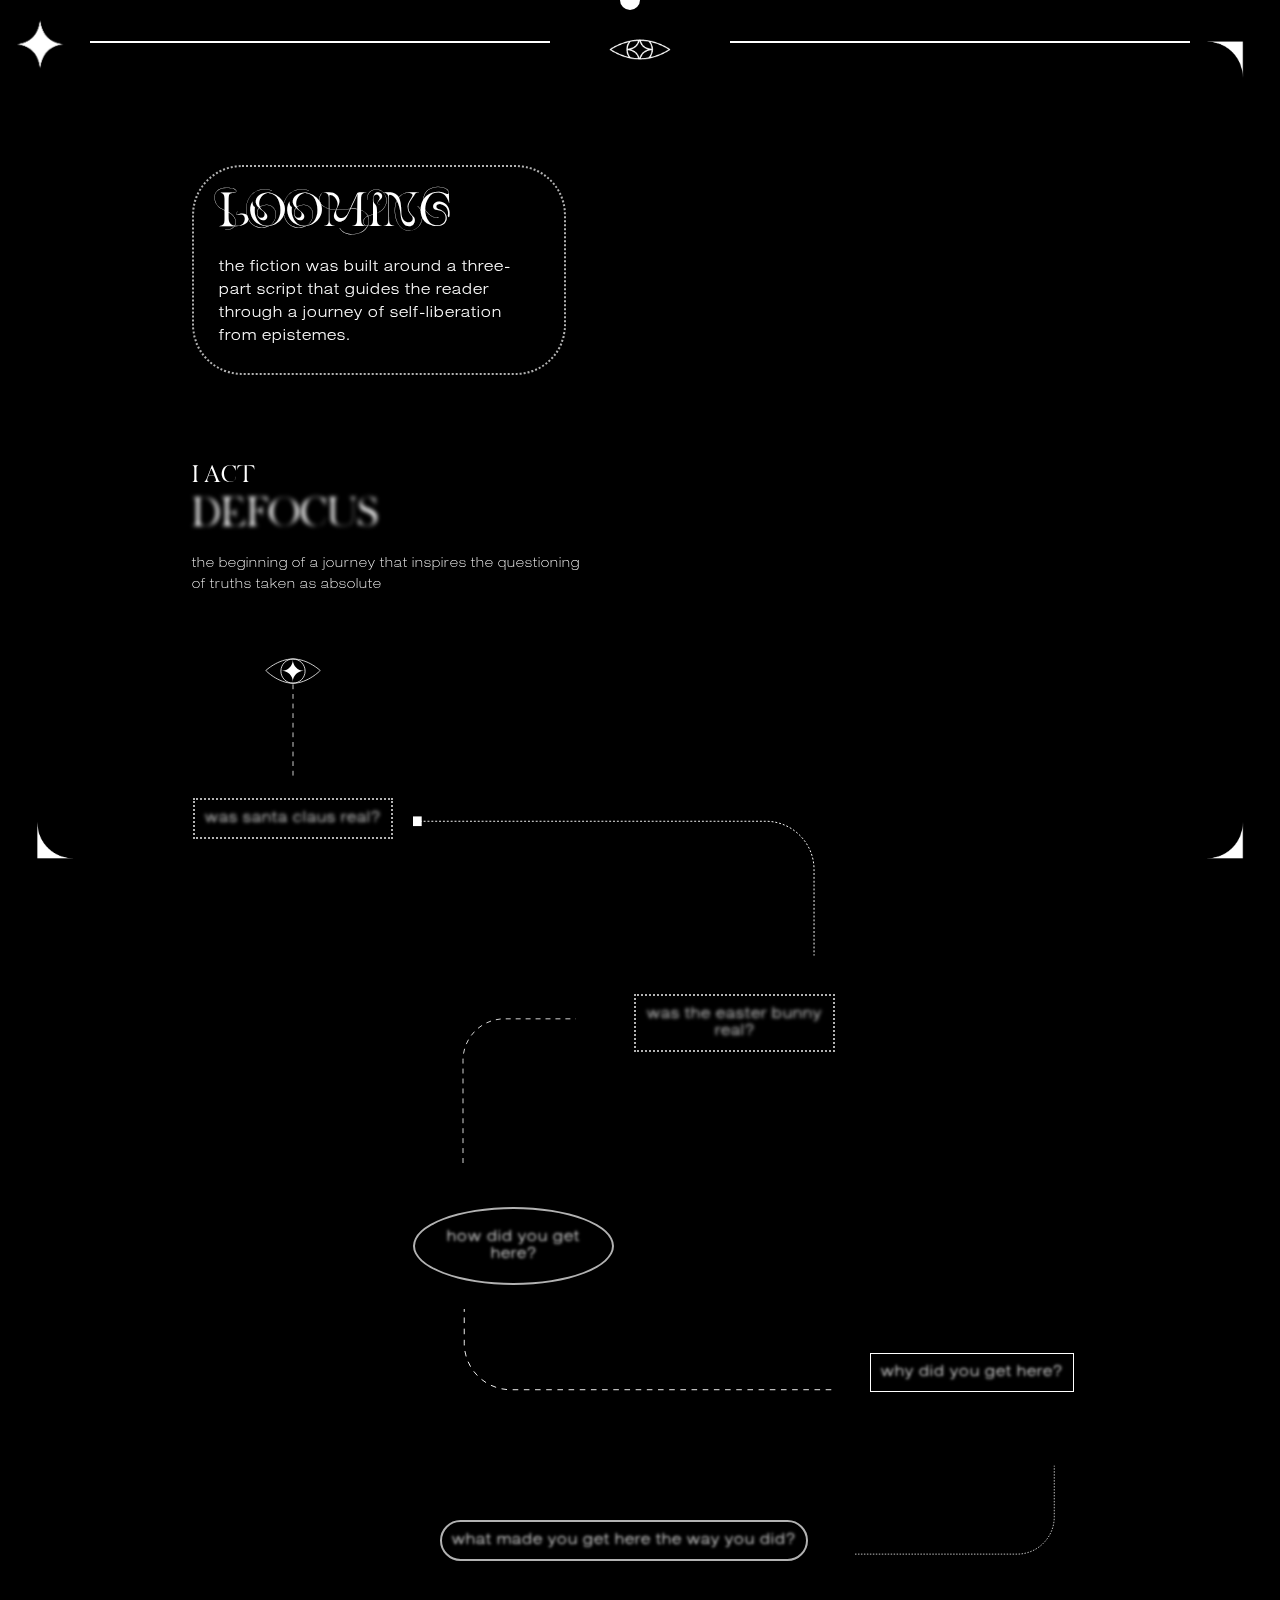
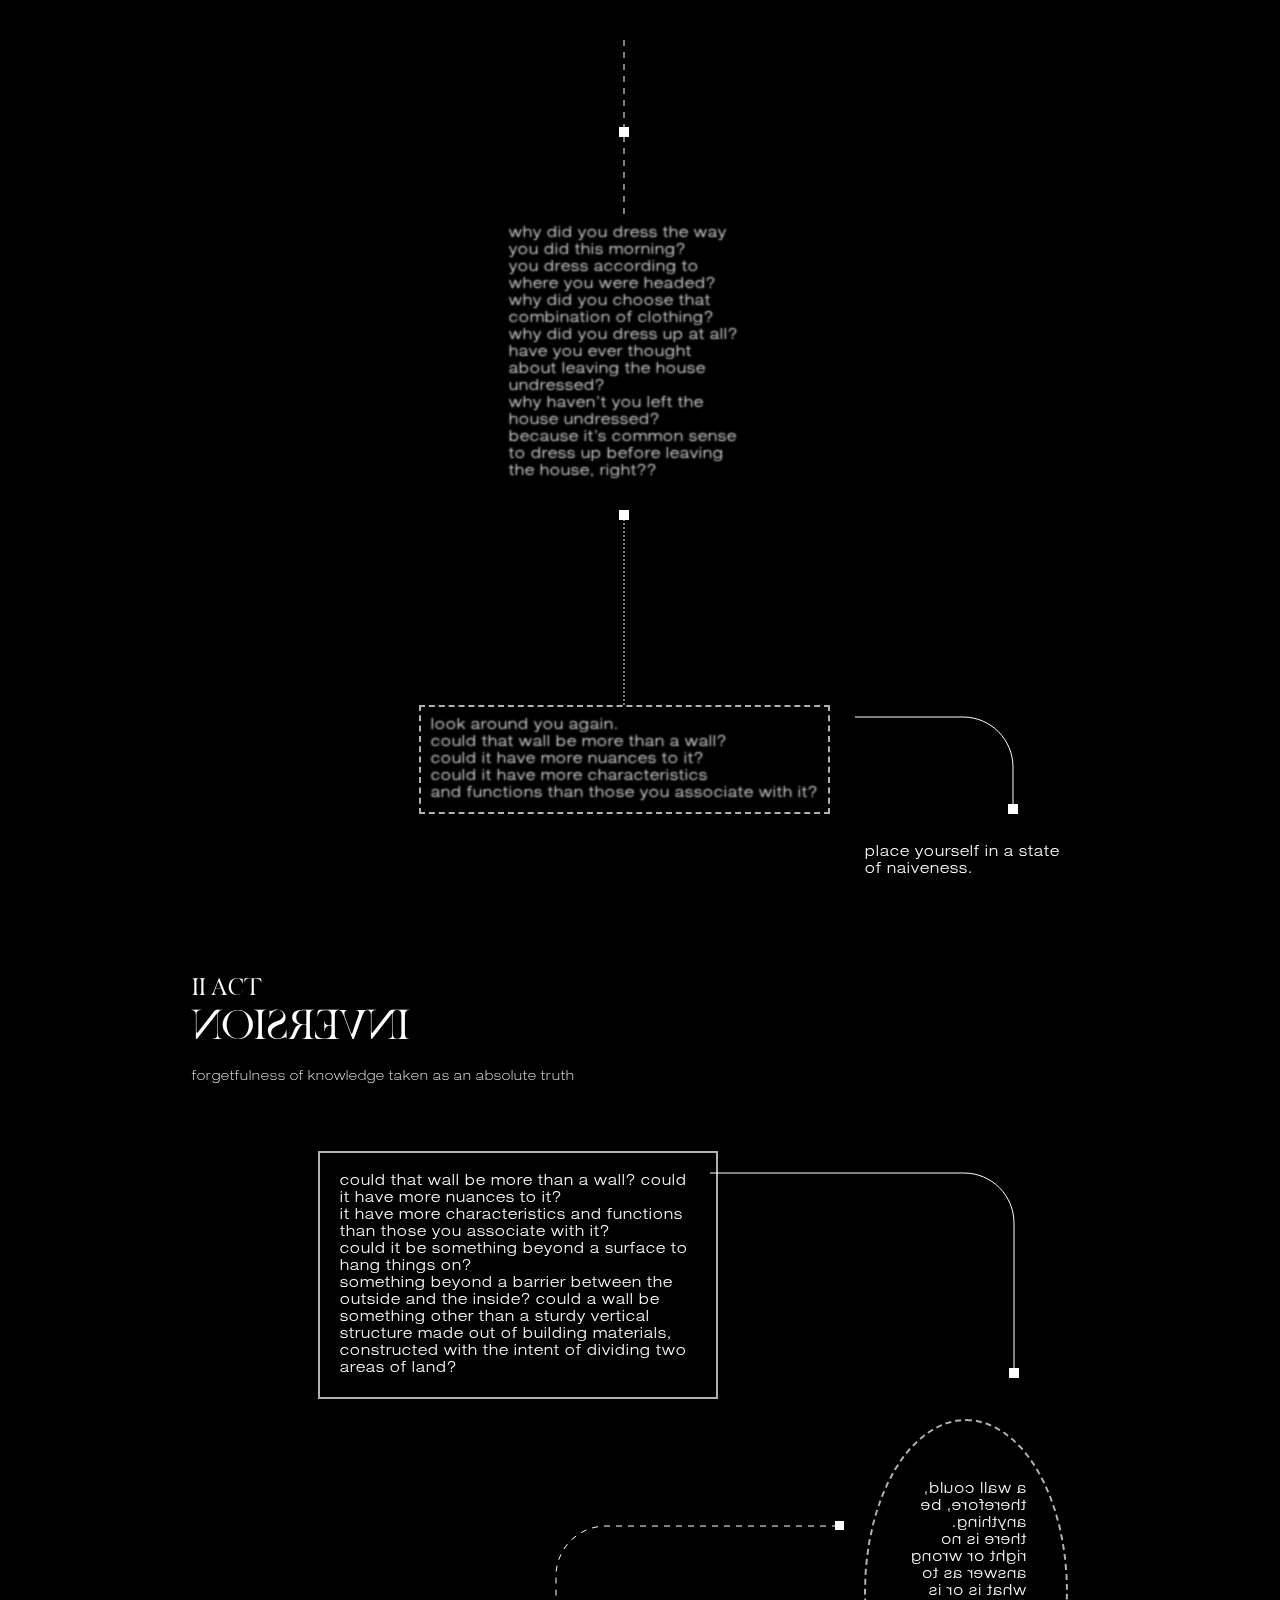
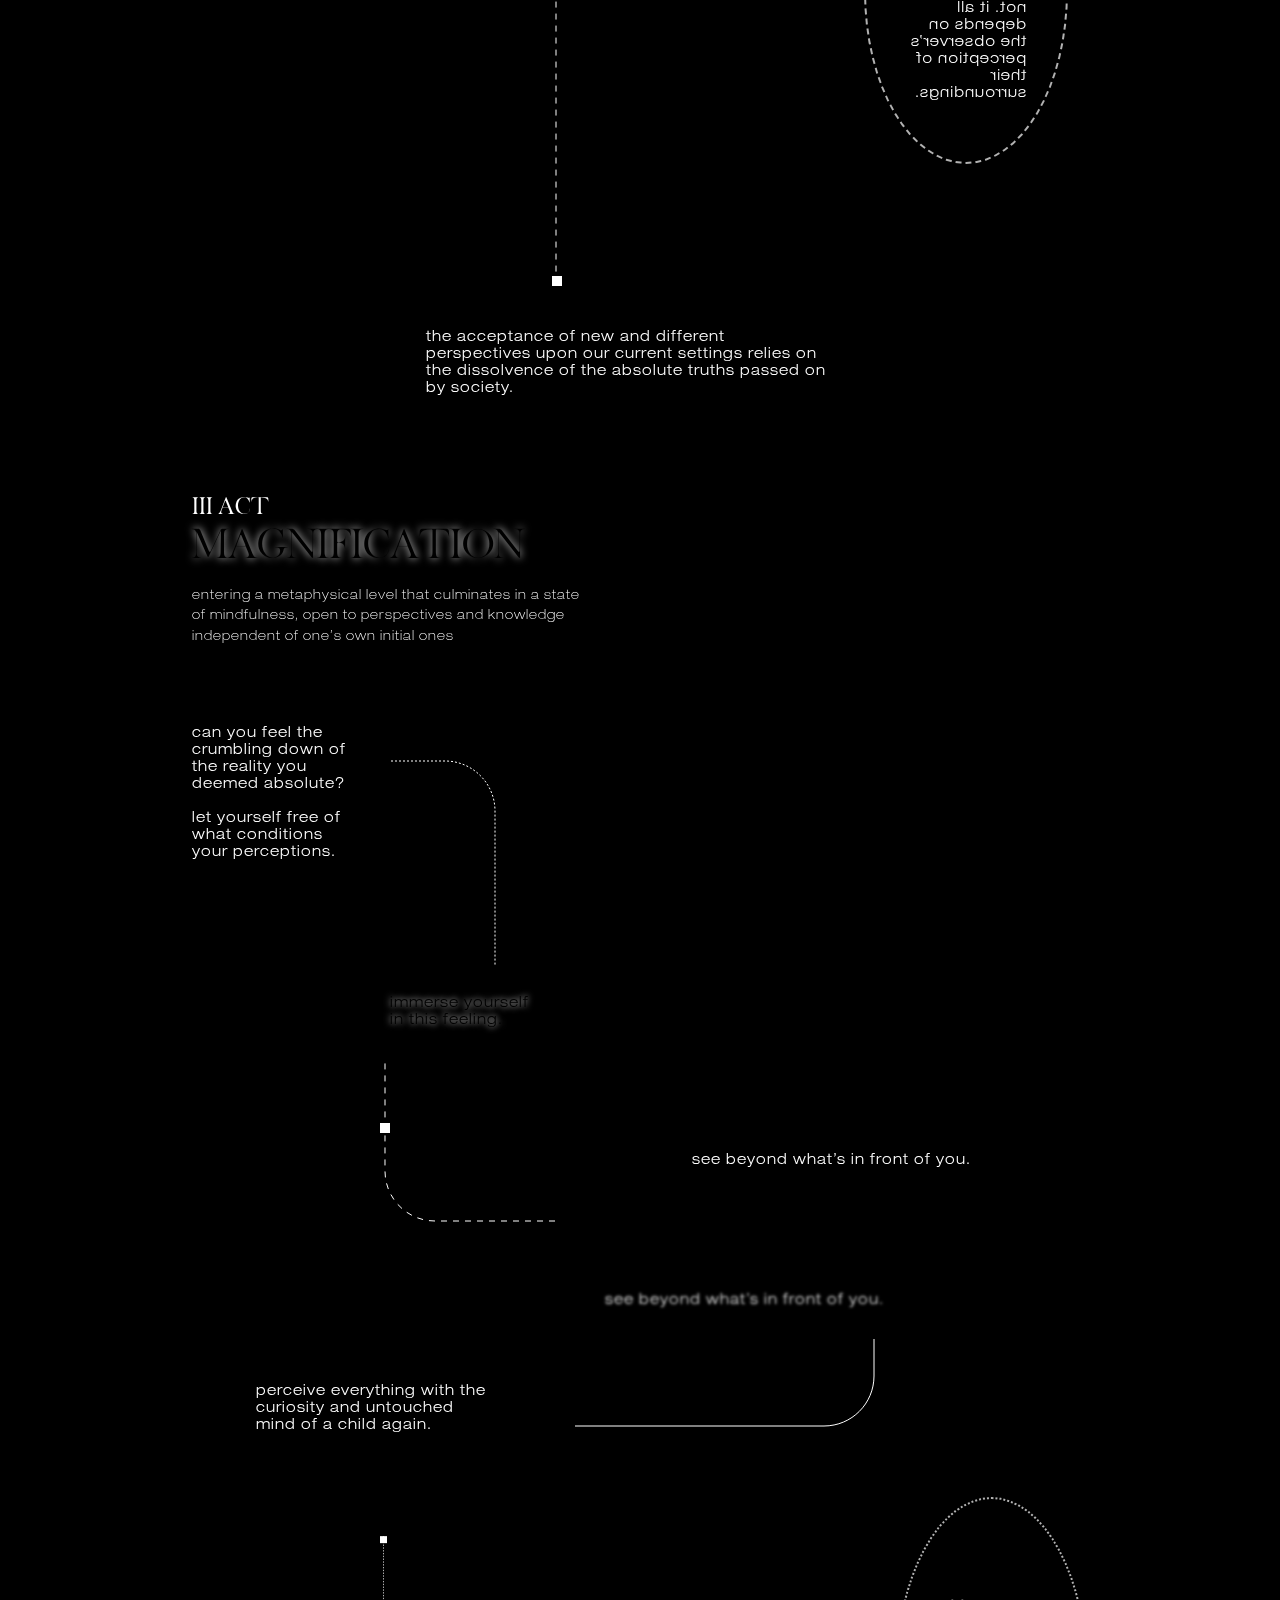
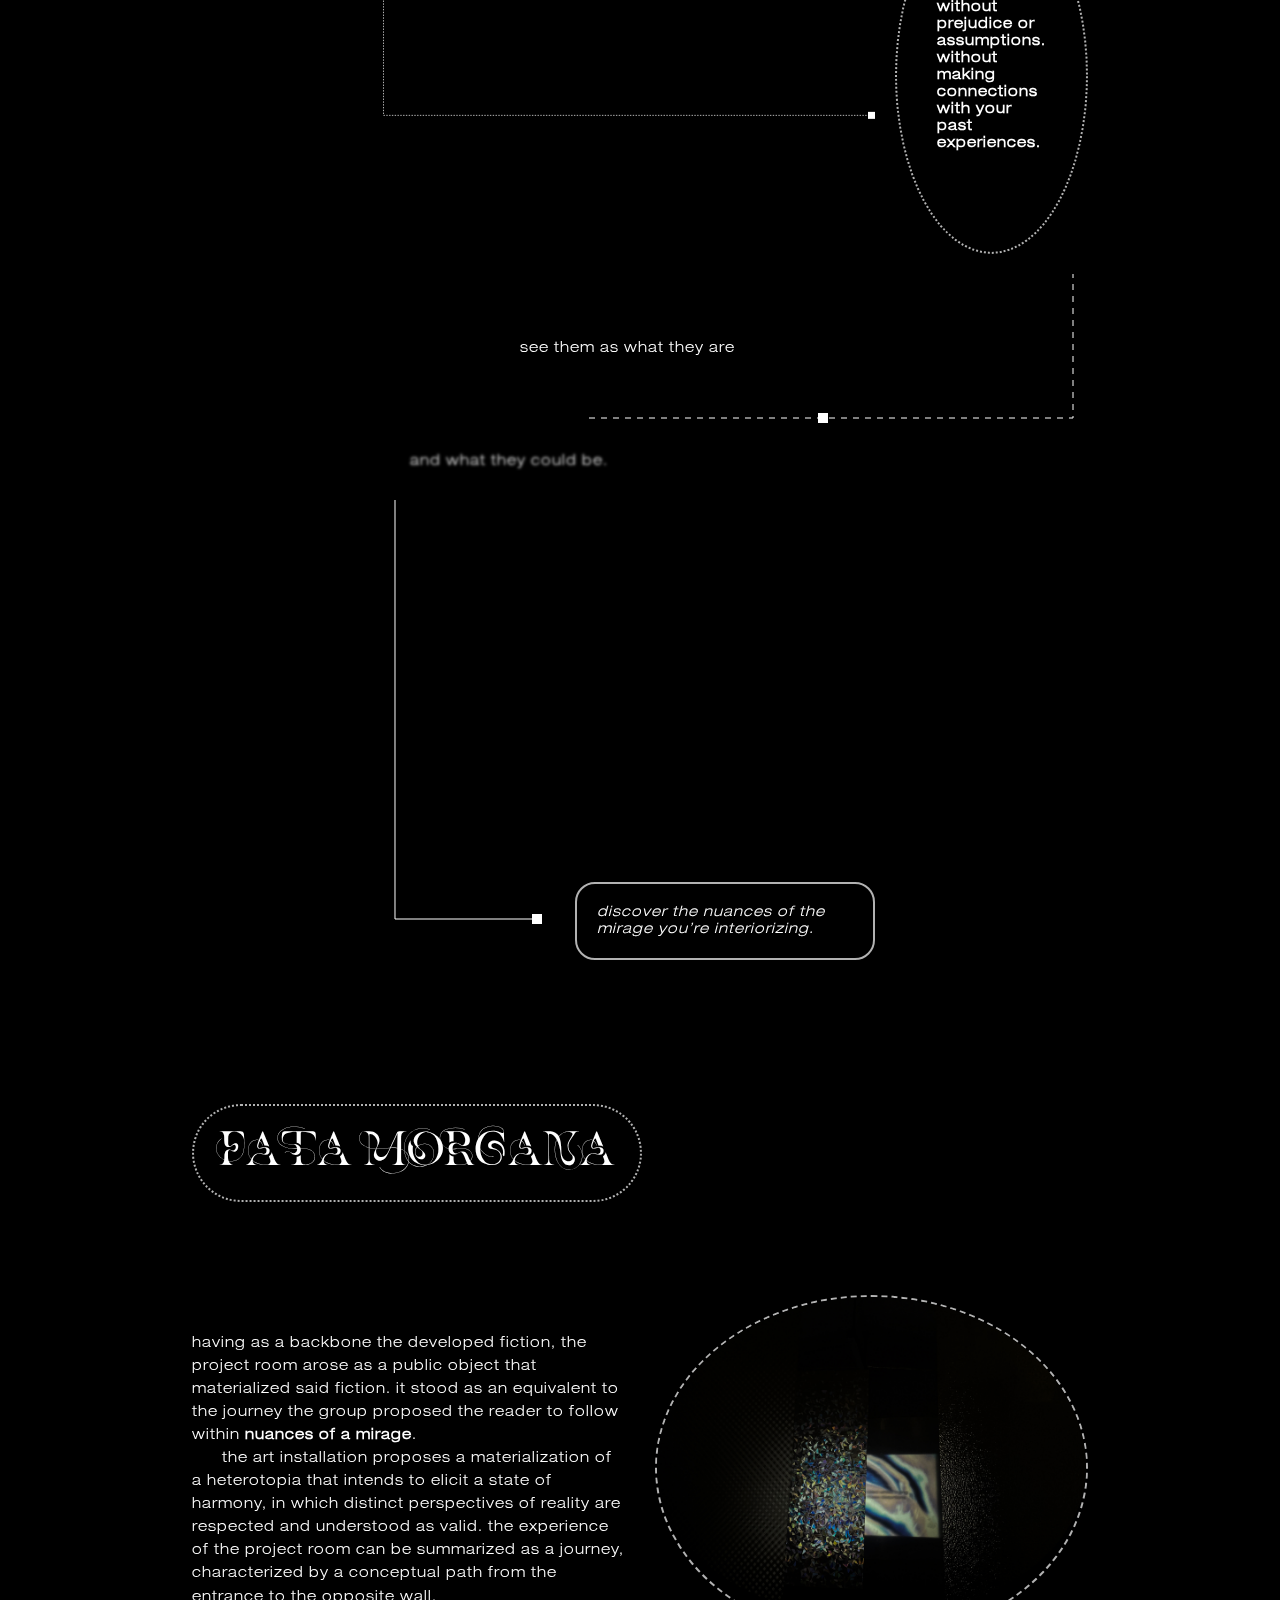
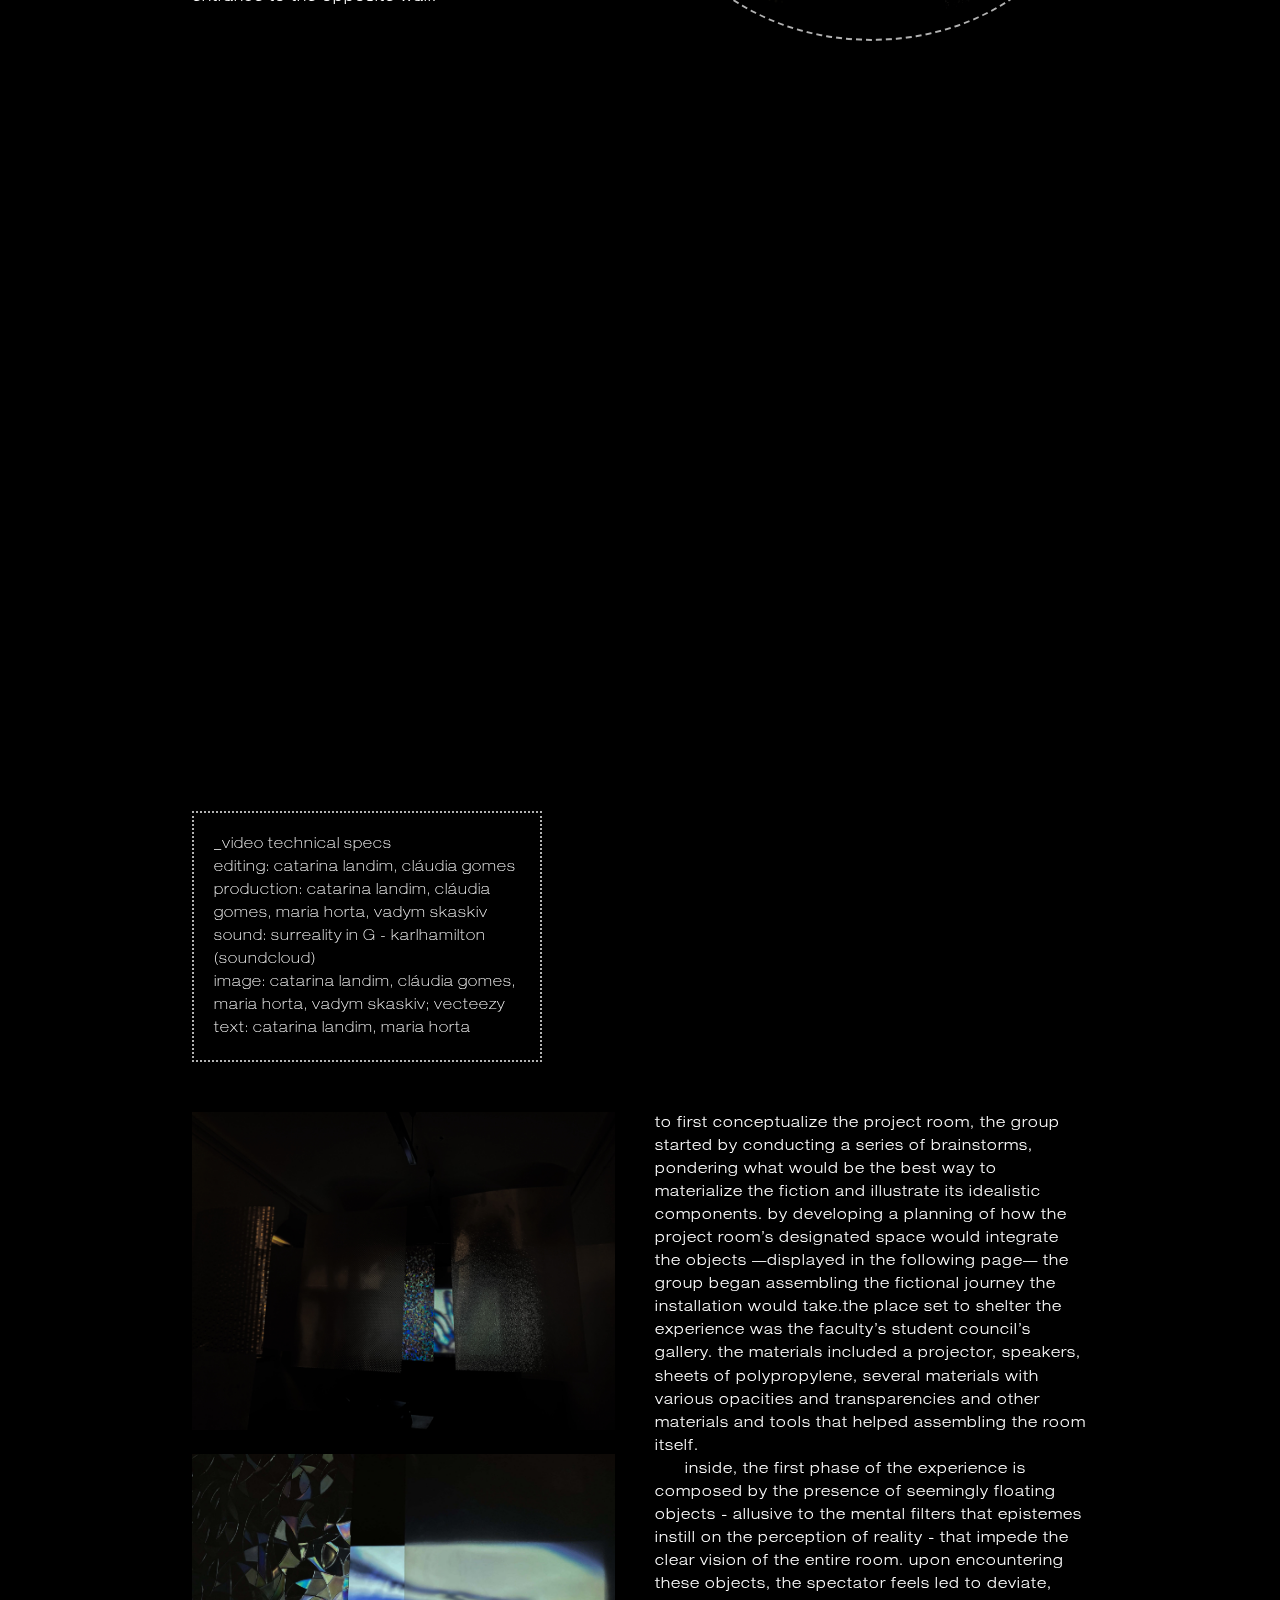
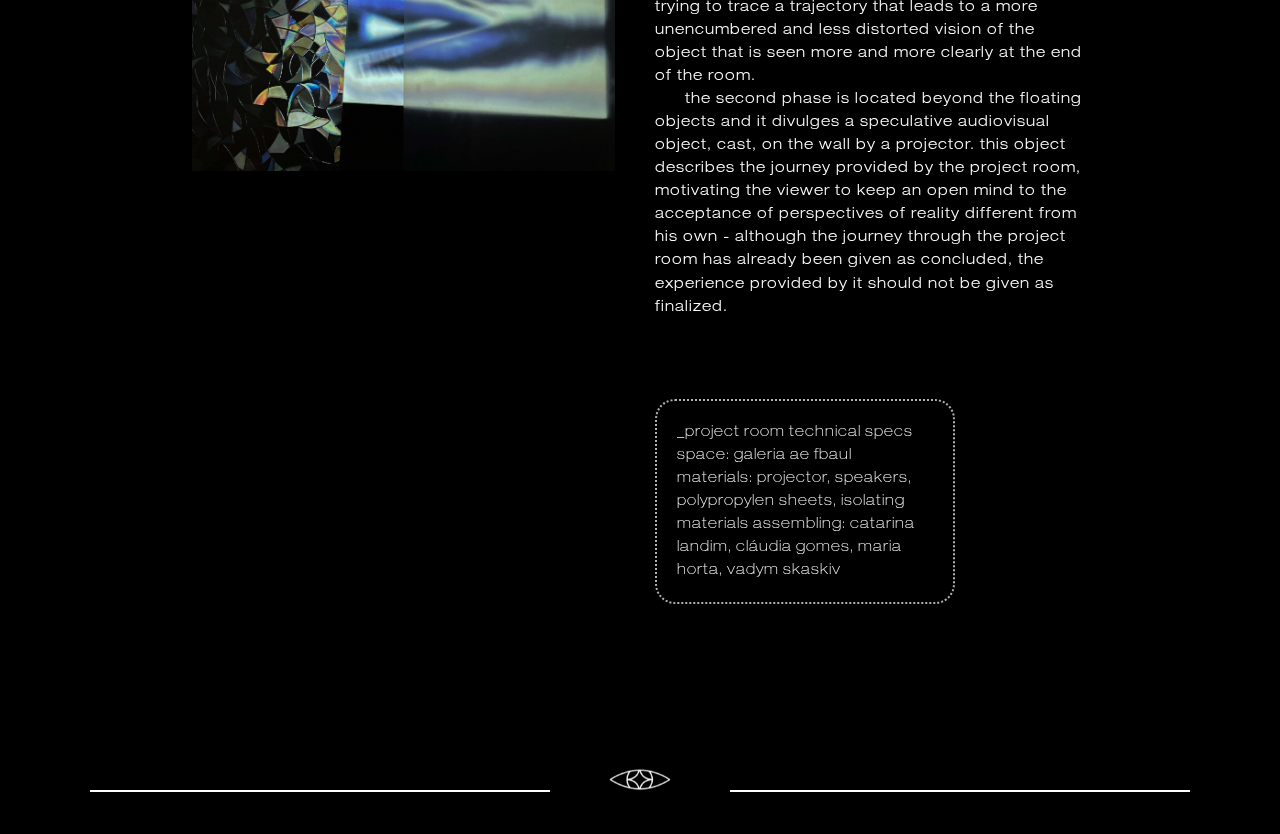
<file: fiction.html>
<!DOCTYPE html>
<html>

<head>
    <meta charset="UTF-8" />
    <meta http-equiv="X-UA-Compatible" content="IE=edge" />
    <meta name="viewport" content="width=device-width, initial-scale=1.0" />
    <link rel="stylesheet" type="text/css" href="css/style_fiction.css" />
    <link rel="icon" type="image/x-icon" href="css/data/eye_icon.png">
    <title>nuances of a mirage</title>
</head>

<body>
    <!-- cursor -->
    <div id="cursor"></div>

    <!-- menu -->
    <div class="menu-trigger">
        <div class="menu-btn"><img src="css/data/ster.gif" width="60" height="60"></div>
        <div class="menu">
            <ul>
                <li><a href="insights.html">insights</a></li>
                <li><a href="fiction.html">mirages</a></li>
                <li><a href="outsights.html">outsights</a></li>
                <li><a href="manual.html">process</a></li>
            </ul>
        </div>
    </div>

    <!-- menu mobile -->

    <div id="sidebar">
        <div class="toggle-btn">
            <img id='star' src="css/data/ster.gif" width="60" height="60">
        </div>
        <ul>
            <li><a href="insights.html">insights</a></li>
            <li><a href="fiction.html">mirages</a></li>
            <li><a href="outsights.html">outsights</a></li>
            <li><a href="manual.html">process</a></li>
        </ul>
    </div>

    <!-- header -->
    <div class="corner-top-right"><img src="css/data/canto_top_right.png" width="70" height="70"></div>
    <div class="lines-top"></div>
    <div class="button">
        <a href="index.html"><img src="css/data/eye.gif" width="100"></a>
    </div>

    <!-- content -->
    <section>
        <div class="fiction">
            <div class="main-title1">
                <div class="looming">
                    <p>looming</p>
                </div>
                <div class="title-desc">
                    <p>the fiction was built around a three-part script that guides the reader through a journey of
                        self-liberation from epistemes.</p>
                </div>
            </div>
            <div class="container">
                <div class="act-container">
                    <div class="title">
                        <div class="act">
                            <p>I act</p>
                        </div>
                        <div class="defocus">
                            <p>defocus</p>
                        </div>
                        <div class="description">the beginning of a journey that inspires the questioning of truths
                            taken as absolute</div>
                    </div>
                    <div class="container-defocus" id="defocus">
                        <div class="svg1-1">
                            <svg width="70" height="120" viewBox="0 0 70 150" fill="none"
                                xmlns="http://www.w3.org/2000/svg">
                                <path
                                    d="M34.998 1.20996C53.7761 1.20996 69 15.6552 69 15.6552C69 15.6552 53.7761 31.5029 34.998 31.5029C16.22 31.5029 1 15.6552 1 15.6552C1 15.6552 16.22 1.20996 34.998 1.20996Z"
                                    stroke="white" stroke-miterlimit="10" />
                                <path
                                    d="M34.9978 31.4752C43.351 31.4752 50.1226 24.7116 50.1226 16.3683C50.1226 8.02505 43.351 1.26147 34.9978 1.26147C26.6446 1.26147 19.873 8.02505 19.873 16.3683C19.873 24.7116 26.6446 31.4752 34.9978 31.4752Z"
                                    stroke="white" stroke-miterlimit="10" />
                                <path fill-rule="evenodd" clip-rule="evenodd"
                                    d="M21.0462 16.0776C28.6588 16.0534 34.8225 9.87478 34.8225 2.25651C34.8225 1.85071 34.805 1.44899 34.7707 1.05207L34.8228 1L34.8746 1.0518C34.8403 1.44887 34.8228 1.85075 34.8228 2.25671C34.8228 9.86684 40.9734 16.0404 48.5748 16.0777C40.9735 16.115 34.823 22.2886 34.823 29.8986C34.823 30.3046 34.8405 30.7064 34.8747 31.1035L34.8228 31.1554L34.7707 31.1033C34.805 30.7063 34.8225 30.3045 34.8225 29.8986C34.8225 22.2804 28.6588 16.1017 21.0462 16.0776ZM20.956 16.0776C20.5656 16.0763 20.179 16.0589 19.7969 16.0259L19.7451 16.0777L19.7967 16.1293C20.1789 16.0963 20.5655 16.0788 20.956 16.0776ZM48.7134 16.0777C49.0957 16.0758 49.4744 16.0584 49.8489 16.0261L49.9005 16.0777L49.8489 16.1293C49.4745 16.097 49.0958 16.0796 48.7134 16.0777Z"
                                    fill="white" />
                                <path d="M35 33V150" stroke="white" stroke-dasharray="6 6" />
                            </svg>
                        </div>
                        <div class="divtext1-1">
                            <div class="text1-1">
                                <p class="text-blur1">was santa claus real?</p>
                            </div>
                        </div>
                        <div class="svg1-2">
                            <svg width="416" height="144" viewBox="0 0 416 144" fill="none"
                                xmlns="http://www.w3.org/2000/svg">
                                <path d="M3 5H365C392.614 5 415 27.3858 415 55V144" stroke="white"
                                    stroke-dasharray="2 2" />
                                <rect width="9" height="10" fill="white" />
                            </svg>
                        </div>
                        <div class="divtext1-2">
                            <div class="text1-2">
                                <p class="text-blur1">was the easter bunny real?</p>
                            </div>
                        </div>
                        <div class="svg1-3">
                            <svg width="157" height="145" viewBox="0 0 177 175" fill="none"
                                xmlns="http://www.w3.org/2000/svg">
                                <path d="M1 175L1 51C1 23.3858 23.3858 0.999996 51 0.999997L137 0.999998" stroke="white"
                                    stroke-dasharray="6 6" />
                            </svg>
                        </div>
                        <div class="divtext1-3">
                            <div class="text1-3">
                                <p class="text-blur2">how did you get here?</p>
                            </div>
                        </div>
                        <div class="svg1-4">
                            <svg width="453" height="127" viewBox="-50 40 453 127" fill="none"
                                xmlns="http://www.w3.org/2000/svg">
                                <path d="M447 122L55 122C27.3858 122 5.00001 99.6142 5.00001 72L5.00001 1.77108e-06"
                                    stroke="white" stroke-dasharray="6 6" />
                                <rect width="10" height="10" fill="white" />
                                <rect x="443" y="117" width="10" height="10" fill="white" />
                            </svg>
                        </div>
                        <div class="divtext1-4">
                            <div class="text1-4">
                                <p class="text-blur2">why did you get here?</p>
                            </div>
                        </div>
                        <div class="svg1-5">
                            <svg width="200" height="160" viewBox="0 40 269 120" fill="none"
                                xmlns="http://www.w3.org/2000/svg">
                                <path d="M0 119H218C245.614 119 268 96.6142 268 69V-5.30481e-06" stroke="white"
                                    stroke-dasharray="2 2" />
                            </svg>
                        </div>
                        <div class="divtext1-5">
                            <div class="text1-5">
                                <p class="text-blur2">what made you get here the way you did? </p>
                            </div>
                        </div>
                        <div class="divtext1-6">
                            <div class="svg1-6">
                                <svg width="10" height="175" viewBox="0 0 10 175" fill="none"
                                    xmlns="http://www.w3.org/2000/svg">
                                    <rect y="87" width="10" height="10" fill="white" />
                                    <path d="M5 0L4.99999 175" stroke="white" stroke-dasharray="6 6" />
                                </svg>
                            </div>
                            <div class="text1-6">
                                <p class="text-blur3">why did you dress the way you did this morning?
                                    <br>you dress according to where you were headed?
                                    <br>why did you choose that combination of clothing?
                                    <br>why did you dress up at all?
                                    <br>have you ever thought about leaving the house undressed?
                                    <br>why haven’t you left the house undressed?
                                    <br>because it’s common sense to dress up
                                    before leaving the house, right??</p>
                            </div>
                        </div>
                        <div class="divtext1-7">
                            <div class="svg1-7">
                                <svg width="10" height="195" viewBox="0 0 10 195" fill="none"
                                    xmlns="http://www.w3.org/2000/svg">
                                    <rect width="10" height="10" fill="white" />
                                    <path d="M5 5L4.99999 195" stroke="white" stroke-dasharray="2 2" />
                                </svg>
                            </div>
                            <div class="text1-7">
                                <p class="text-blur3">look around you again.
                                    <br>could that wall be more than a wall?
                                    <br>could it have more nuances to it?
                                    <br>could it have more characteristics
                                    <br>and functions than those you associate with it? </p>
                            </div>
                        </div>
                        <div class="svg1-8">
                            <svg width="233" height="98" viewBox="70 0 233 98" fill="none"
                                xmlns="http://www.w3.org/2000/svg">
                                <path d="M0 1H178C205.614 1 228 23.3858 228 51V94" stroke="white" />
                                <rect x="223" y="88" width="10" height="10" fill="white" />
                            </svg>
                        </div>
                        <div class="divtext1-8">
                            <div class="text1-8">
                                <p class="text-regular">place yourself in a state of naiveness.</p>
                            </div>
                        </div>
                    </div>
                </div>
            </div>
            <div class="container">
                <div class="act-container">
                    <div class="title">
                        <div class="act">
                            <p>II act</p>
                        </div>
                        <div class="inversion">
                            <p>inversion
                        </div>
                        <div class="description">forgetfulness of knowledge taken as an absolute truth</div>
                    </div>
                    <div class="container-inversion" id="inversion">
                        <div class="svg2-1">
                            <svg width="309" height="206" viewBox="0 0 309 206" fill="none"
                                xmlns="http://www.w3.org/2000/svg">
                                <path d="M0 1H254C281.614 1 304 23.3858 304 51V206" stroke="white" />
                                <rect x="299" y="196" width="10" height="10" fill="white" />
                            </svg>

                        </div>
                        <div class="divtext2-1">
                            <div class="text2-1">
                                <p class="text-regular">could that wall be more than a wall?
                                    could it have more nuances to it?
                                    <br>it have more characteristics
                                    and functions than those you
                                    associate with it?
                                    <br>could it be something beyond a
                                    surface to hang things on?
                                    <br>something beyond a barrier between the outside and the inside?
                                    could a wall be something other than a sturdy
                                    vertical structure made out of building materials, constructed with the intent
                                    of dividing two areas of land?</p>
                            </div>
                        </div>
                        <div class="svg2-2">
                            <svg width="292" height="365" viewBox="0 0 292 365" fill="none"
                                xmlns="http://www.w3.org/2000/svg">
                                <path d="M286 5L54 5.00002C26.3858 5.00002 4.00001 27.3858 4.00001 55L4.00004 365"
                                    stroke="white" stroke-dasharray="6 6" />
                                <rect width="10" height="10" transform="matrix(1 0 0 -1 0 365)" fill="white" />
                                <rect width="9" height="9" transform="matrix(1 0 0 -1 283 9)" fill="white" />
                            </svg>
                        </div>
                        <div class="divtext2-2">
                            <div class="text2-2">
                                <p class="text-inverted">a wall could, therefore, be anything. there is no right or
                                    wrong
                                    answer as to what is or is not. it all depends on the observer’s perception of
                                    their
                                    surroundings.</p>
                            </div>
                        </div>
                        <div class="divtext2-3">
                            <div class="text2-3">
                                <p class="text-regular">the acceptance of new and different perspectives upon our
                                    current
                                    settings relies on the dissolvence of the absolute truths passed on by society.
                                </p>
                            </div>
                        </div>
                    </div>
                </div>
            </div>
            <div class="container">
                <div class="act-container">
                    <div class="title">
                        <div class="act">
                            <p>III act</p>
                        </div>
                        <div class="magnification">
                            <p>magnification</p>
                        </div>
                        <div class="description">entering a metaphysical level that culminates in a state of
                            mindfulness,
                            open to perspectives and knowledge independent of one’s own initial ones</div>
                    </div>
                    <div class="container-magnification" id="magnification">
                        <div class="divtext3-1">
                            <div class="text3-1">
                                <p class="text-regular">can you feel the crumbling down of the reality you deemed
                                    absolute?
                                    <br>
                                    <br>let yourself free of what conditions your perceptions.</p>
                            </div>
                        </div>
                        <div class="svg3-1">
                            <svg width="157" height="205" viewBox="50 0 157 205" fill="none"
                                xmlns="http://www.w3.org/2000/svg">
                                <path d="M0 1H106C133.614 1 156 23.3858 156 51V205" stroke="white"
                                    stroke-dasharray="2 2" />
                            </svg>
                        </div>
                        <div class="svg3-2">
                            <svg width="175" height="203" viewBox="0 40 175 203" fill="none"
                                xmlns="http://www.w3.org/2000/svg">
                                <path d="M175 202L55 202C27.3857 202 4.99998 179.614 4.99999 152L5 -4.72908e-06"
                                    stroke="white" stroke-dasharray="6 6" />
                                <rect y="104" width="10" height="10" fill="white" />
                            </svg>
                        </div>
                        <div class="divtext3-2">
                            <div class="text3-2">
                                <p class="text-blackblur">immerse yourself in this feeling.</p>
                            </div>
                        </div>
                        <div class="text3-3">
                            <p class="text-regular">see beyond what’s in front of you.</p>
                        </div>
                        <div class="text3-4" s>
                            <p class="text-blur2">&nbsp &nbsp see beyond what’s in front of you.</p>
                        </div>
                        <div class="svg3-5">
                            <svg width="300" height="138" viewBox="0 50 300 138" fill="none"
                                xmlns="http://www.w3.org/2000/svg">
                                <path d="M0 137H249C276.614 137 299 114.614 299 87V-3.8147e-06" stroke="white" />
                            </svg>
                        </div>
                        <div class="divtext3-5">
                            <div class="text3-5">
                                <p class="text-regular">perceive everything with the curiosity and untouched mind of
                                    a child
                                    again.</p>
                            </div>
                        </div>
                        <div class="svg3-6">
                            <svg width="707" height="261" viewBox="0 0 707 261" fill="none"
                                xmlns="http://www.w3.org/2000/svg">
                                <rect width="10" height="10" fill="white" />
                                <rect x="697" y="251" width="10" height="10" fill="white" />
                                <path d="M707 256L4.99995 256L5.00002 6.89132e-06" stroke="white"
                                    stroke-dasharray="2 2" />
                            </svg>
                        </div>
                        <div class="divtext3-6">
                            <div class="text3-6">
                                <p class="text-regular"><b>without prejudice or assumptions.
                                        <br>without making connections with your past experiences.</b></p>
                            </div>
                        </div>
                        <div class="svg3-7">
                            <svg width="485" height="149" viewBox="0 0 485 149" fill="none"
                                xmlns="http://www.w3.org/2000/svg">
                                <rect width="10" height="10" transform="matrix(-1 0 0 1 239 139)" fill="white" />
                                <path d="M0 144L484 144L484 8.59782e-06" stroke="white" stroke-dasharray="6 6" />
                            </svg>
                        </div>
                        <div class="text3-7">
                            <p class="text-regular">see them as what they are</p>
                        </div>
                        <div class="text3-8">
                            <p class="text-blur2">&nbsp &nbsp and what they could be.</p>
                        </div>
                        <div class="svg3-9">
                            <svg width="148" height="424" viewBox="0 0 148 424" fill="none"
                                xmlns="http://www.w3.org/2000/svg">
                                <path d="M148 419L0.99988 419L0.999995 -4.33707e-06" stroke="white" />
                                <rect width="10" height="10" transform="matrix(-1 0 0 1 148 414)" fill="white" />
                            </svg>
                        </div>
                        <div class="divtext3-9">
                            <div class="text3-9">
                                <p class="text-regular"><i>discover the nuances of the mirage you’re
                                        interiorizing.</i></p>
                            </div>
                        </div>
                    </div>
                </div>
            </div>
            <div class="main-title2">
                <div class="fata-morgana">
                    <p>fata morgana</p>
                </div>
            </div>
            <div class="fata-container1">
                <div class="fata1">
                    <div class="fata-desc1">
                        <p>having as a backbone the developed fiction, the project room arose as a public object that
                            materialized said fiction. it stood as an equivalent to the journey the group proposed
                            the reader to follow within <b>nuances of a mirage</b>.
                            <br>&nbsp; &nbsp; &nbsp;&nbsp;the art installation proposes a materialization of a
                            heterotopia that intends to elicit a
                            state of harmony, in which distinct perspectives of reality are respected and understood as
                            valid. the experience of the project room can be summarized as a journey, characterized by a
                            conceptual path from the entrance to the opposite wall.
                        </p>
                    </div>
                </div>
                <div class="img-fata">
                    <img src="css/data/img_exp1.jpg">
                </div>
            </div>
            <div style="padding:75% 0 0 0;position:relative;"><iframe
                    src="https://player.vimeo.com/video/721045654?h=0c58ce790a&amp;badge=0&amp;autopause=0&amp;player_id=0&amp;app_id=58479"
                    frameborder="0" allow="autoplay; fullscreen; picture-in-picture" allowfullscreen
                    style="position:absolute;top:0;left:0;width:100%;height:100%;"
                    title="O2D2_CatarinaLandim Cl&amp;aacute;udiaGomes MariaHorta VadymSkaskiv.mp4 (video project room).mp4"></iframe>
            </div>
            <script src="https://player.vimeo.com/api/player.js"></script>
            <div class="specs-container1">
                <div class="specs">
                    <p> _video technical specs <br>
                        editing: catarina landim, cláudia gomes <br>
                        production: catarina landim, cláudia gomes, maria horta, vadym skaskiv <br>
                        sound: surreality in G - karlhamilton (soundcloud) <br>
                        image: catarina landim, cláudia gomes, maria horta, vadym skaskiv; vecteezy <br>
                        text: catarina landim, maria horta <br>
                    </p>
                </div>
            </div>
            <div class="fata-container2">
                <div class="img-container">
                    <div class="img-fata2">
                        <img src="css/data/img_exp2.jpg">
                        <img src="css/data/img_exp3.jpg">
                    </div>
                </div>
                <div class="fata">
                    <div class="fata-text2">
                        <p>to first conceptualize the project room, the group started by conducting a series of
                            brainstorms, pondering what would be the best way to materialize the fiction and illustrate
                            its idealistic components. by developing a planning of how the project room’s designated
                            space would integrate the objects —displayed in the following page— the group began
                            assembling the fictional journey the installation would take.the place set to shelter the
                            experience was the faculty’s student council’s gallery. the materials included a projector,
                            speakers, sheets of polypropylene, several materials with various opacities and
                            transparencies and other materials and tools that helped assembling the room itself.
                            <br>&nbsp; &nbsp; &nbsp;&nbsp;inside, the first phase of the experience is composed by the
                            presence of seemingly floating objects - allusive to the mental filters that epistemes
                            instill on the perception of reality - that impede the clear vision of the entire room. upon
                            encountering these objects, the spectator feels led to deviate, trying to trace a trajectory
                            that leads to a more unencumbered and less distorted vision of the object that is seen more
                            and more clearly at the end of the room.
                            <br>&nbsp; &nbsp; &nbsp;&nbsp;the second phase is located beyond the floating objects and
                            it divulges a speculative audiovisual object, cast, on the wall by a projector. this object
                            describes the journey provided by the project room, motivating the viewer to keep an open
                            mind to the acceptance of perspectives of reality different from his own - although the
                            journey through the project room has already been given as concluded, the experience
                            provided by it should not be given as finalized.
                        </p>
                    </div>
                    <div class="specs-container2">
                        <div class="specs">
                            <p> _project room technical specs <br>
                                space: galeria ae fbaul <br>
                                materials: projector, speakers, polypropylen sheets, isolating materials
                                assembling: catarina landim, cláudia gomes, maria horta, vadym skaskiv
                            </p>
                        </div>
                    </div>
                </div>
            </div>
        </div>
    </section>

    <!-- footer -->
    <div class="corner-bottom-right"><img src="css/data/canto_btm_right.png" width="70" height="70"></div>
    <div class="corner-bottom-left"><img src="css/data/canto_btm_left.png" width="70" height="70"></div>
    <div class="lines-bottom"></div>
    <div class="button-bottom">
        <a href="index.html"><img src="css/data/eye.gif" width="100"></a>
    </div>

    <!-- script -->
    <script src="js/script.js"></script>
</body>

</html>

<!-- Nuances of a Mirage official site
    
within the context of now she turns her head to the right but that means nothing*
DCVI FBAUL 2022

coded by Cláudia Gomes

um beijo e um queijo-->
</file>
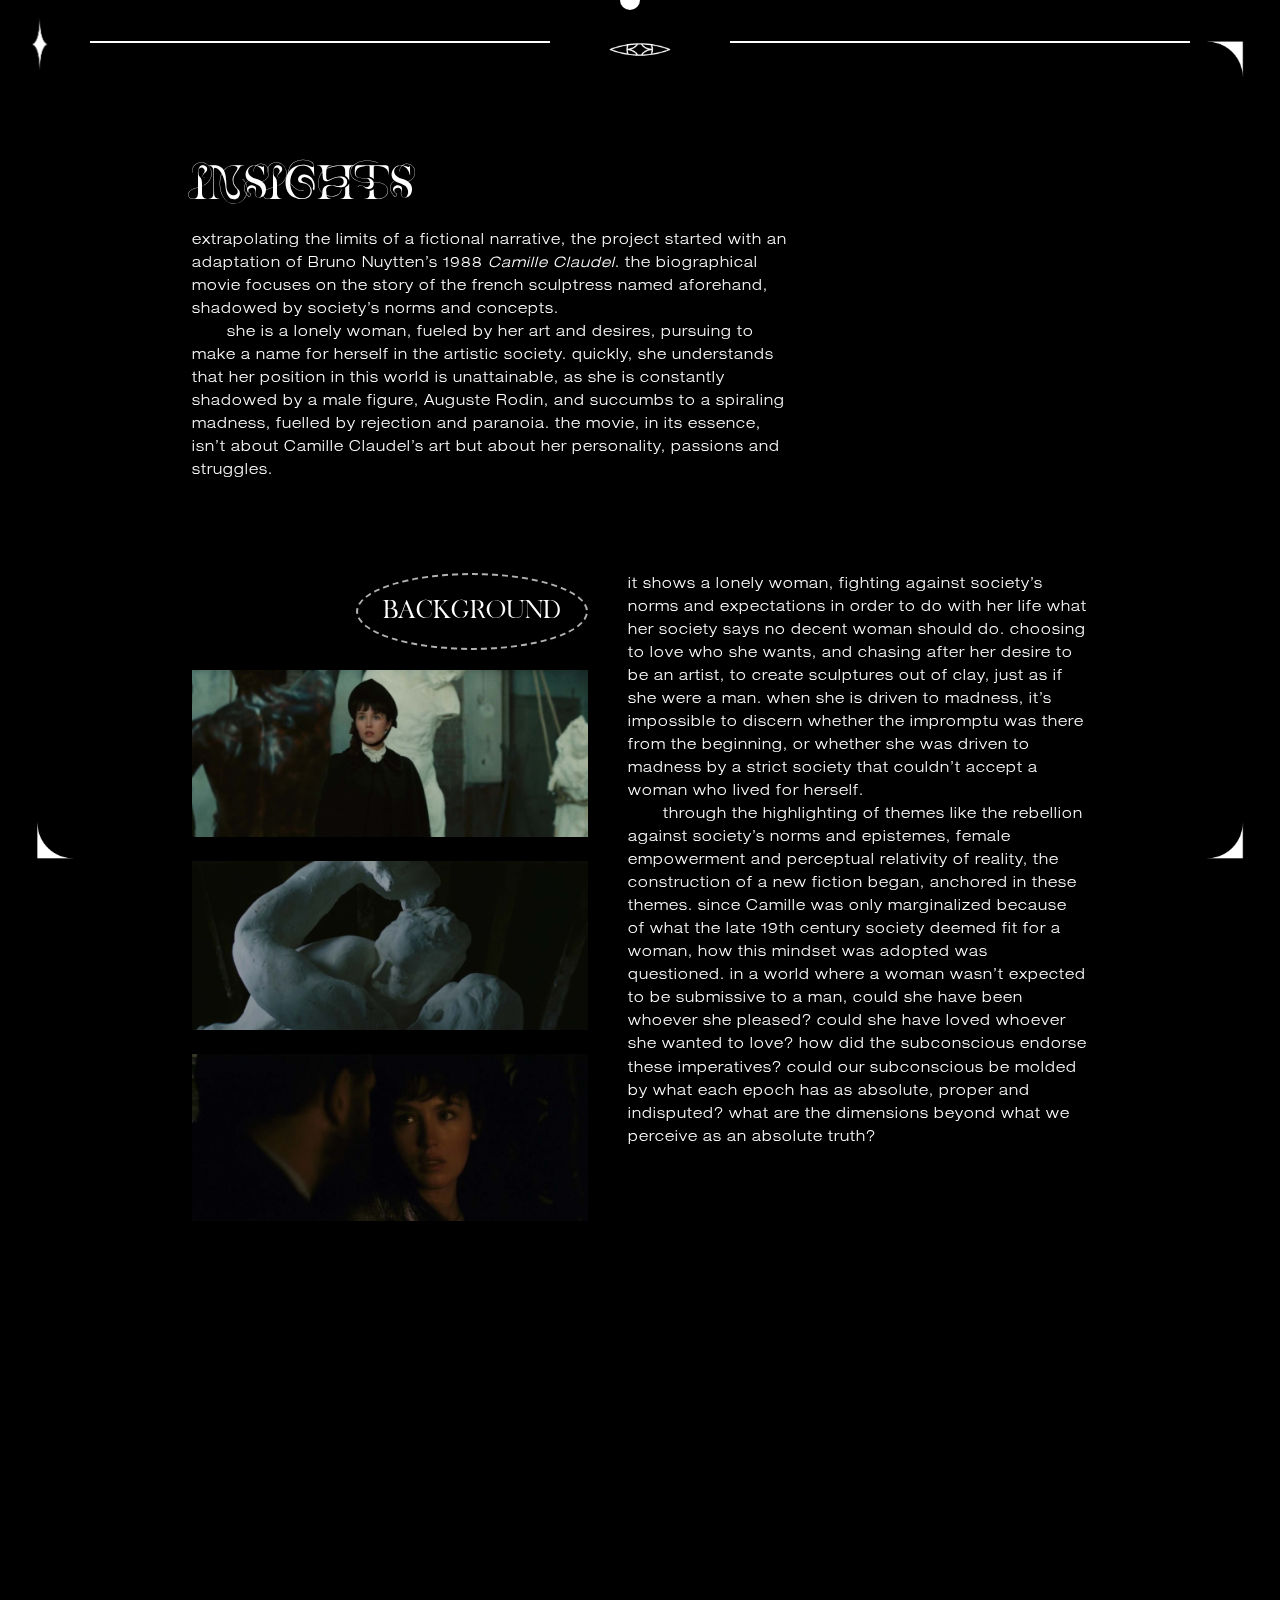
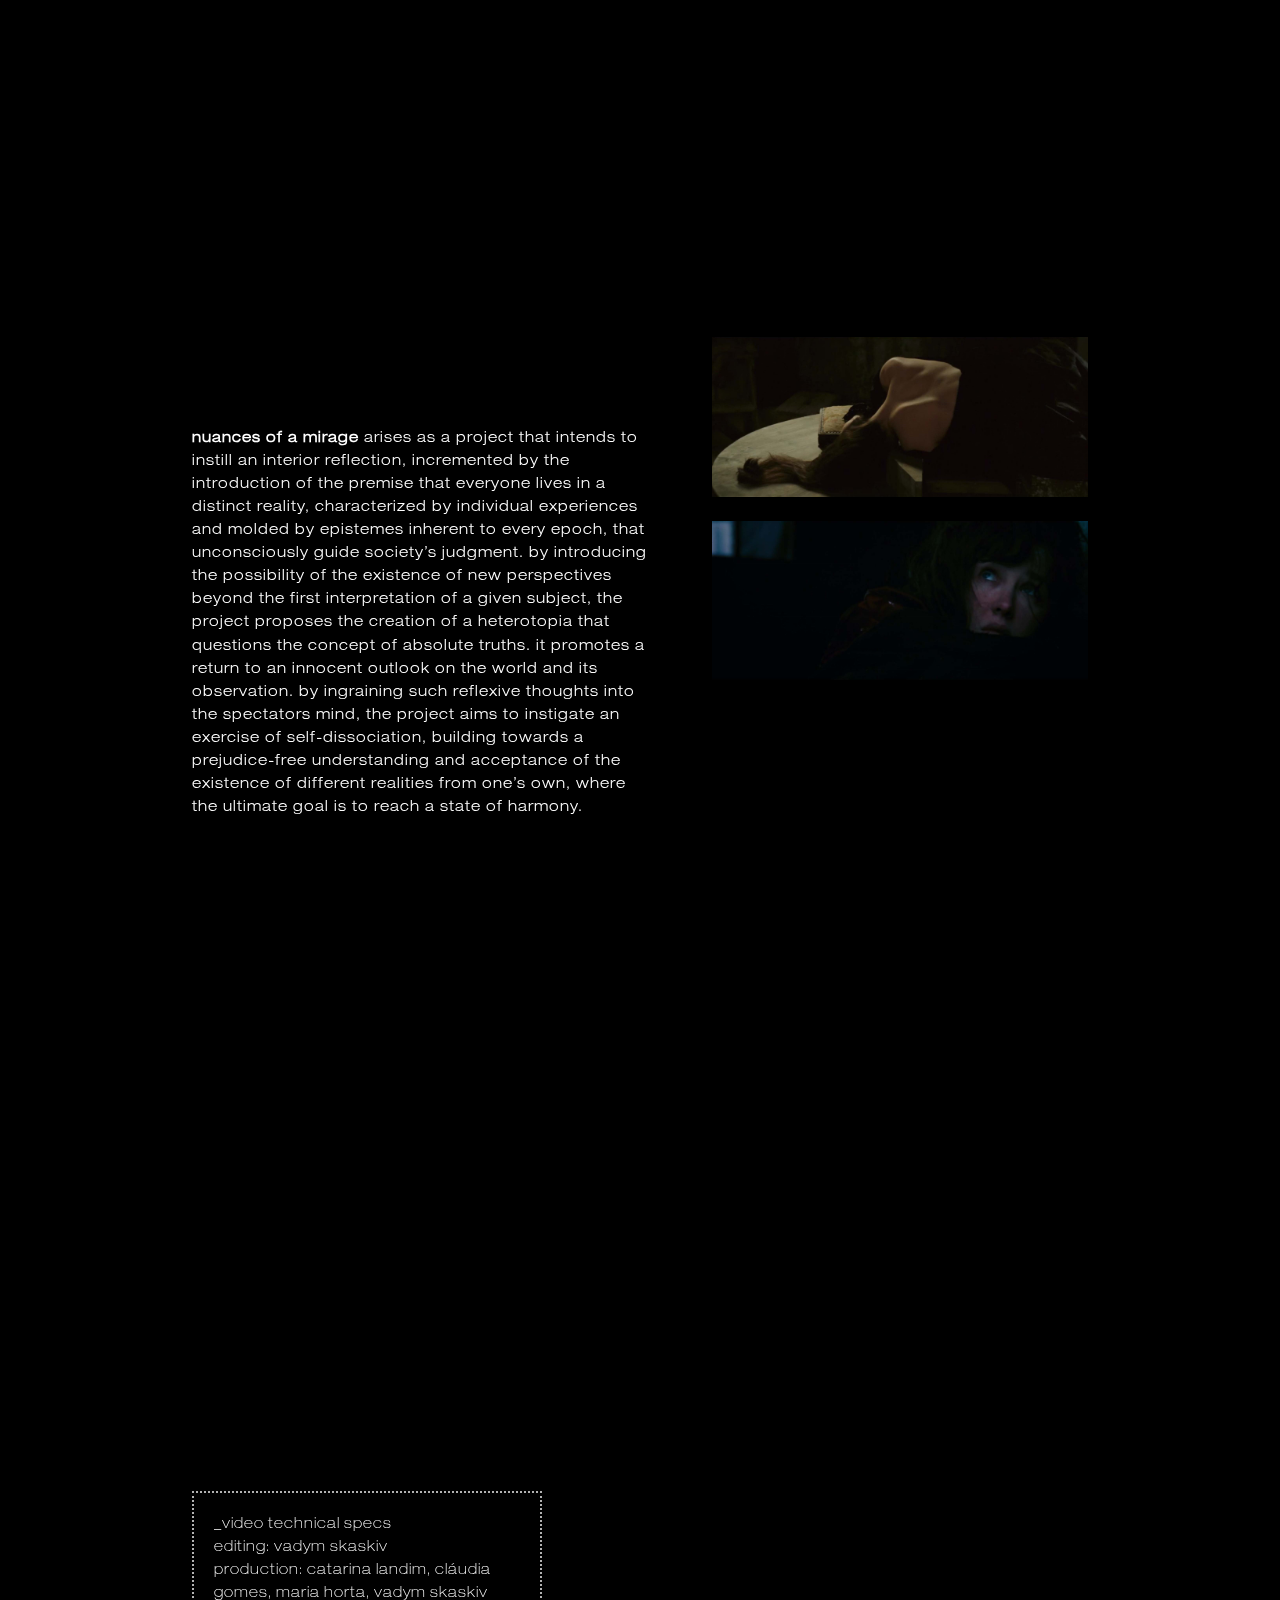
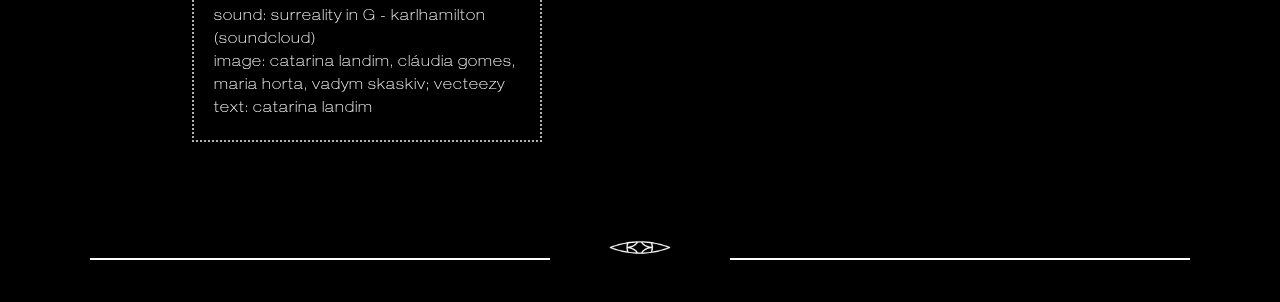
<file: insights.html>
<!DOCTYPE html>
<html>

<head>
  <meta charset="UTF-8" />
  <meta http-equiv="X-UA-Compatible" content="IE=edge" />
  <meta name="viewport" content="width=device-width, initial-scale=1.0" />
  <link rel="stylesheet" type="text/css" href="css/style_insights.css" />
  <link rel="icon" type="image/x-icon" href="css/data/eye_icon.png">
  <title>nuances of a mirage</title>
</head>

<body>
  <!-- cursor -->
  <div id="cursor"></div>

  <!-- menu -->
  <div class="menu-trigger">
    <div class="menu-btn"><img src="css/data/ster.gif" width="60" height="60"></div>
    <div class="menu">
      <ul>
        <li><a href="insights.html">insights</a></li>
        <li><a href="fiction.html">mirages</a></li>
        <li><a href="outsights.html">outsights</a></li>
        <li><a href="manual.html">process</a></li>
      </ul>
    </div>
  </div>
  </div>

  <!-- menu mobile -->

  <div id="sidebar">
    <div class="toggle-btn">
      <img id='star' src="css/data/ster.gif" width="60" height="60">
    </div>
    <ul>
      <li><a href="insights.html">insights</a></li>
      <li><a href="fiction.html">mirages</a></li>
      <li><a href="outsights.html">outsights</a></li>
      <li><a href="manual.html">process</a></li>
    </ul>
  </div>

  <!-- header -->
  <div class="corner-top-right"><img src="css/data/canto_top_right.png" width="70" height="70"></div>
  <div class="lines-top"></div>
  <div class="button">
    <a href="index.html"><img src="css/data/eye.gif" width="100"></a>
  </div>

  <!-- content -->
  <section>
    <div class="content">
      <div class="insights">
        <div class="title">
          <p>insights</p>
        </div>
        <div class="desc-text">
          <p>
            extrapolating the limits of a fictional narrative, the project started with an adaptation of Bruno Nuytten’s
            1988 <i>Camille Claudel</i>. the biographical movie focuses on the story of the french sculptress named
            aforehand,
            shadowed by society’s norms and concepts.
            <br> &nbsp; &nbsp; &nbsp;&nbsp; she is a lonely woman, fueled by her art and desires, pursuing to
            make a name for herself in the artistic society. quickly, she understands that her position in this world is
            unattainable, as she is constantly shadowed by a male figure, Auguste Rodin, and succumbs to a spiraling
            madness, fuelled by rejection and paranoia. the movie, in its essence, isn’t about Camille Claudel’s art but
            about her personality, passions and struggles.
          </p>
        </div>
        <div class="container">
          <div class="bnt-img">
            <div class="bg-bnt">
              <p>background</p>
            </div>
            <div class="img-container">
              <div class="img-insights">
                <img src="css/data/img_insights1.jpg">
                <img src="css/data/img_insights2.jpg">
                <img src="css/data/img_insights3.jpg">
              </div>
            </div>
          </div>
          <div class="desc-text2">
            <p>
              it shows a lonely woman, fighting against society’s norms and expectations in order to do with her life
              what her society says no decent woman should do. choosing to love who she wants, and chasing after her
              desire to be an artist, to create sculptures out of clay, just as if she were a man. when she is driven to
              madness, it’s impossible to discern whether the impromptu was there from the beginning, or whether she was
              driven to madness by a strict society that couldn’t accept a woman who lived for herself.
              <br> &nbsp; &nbsp; &nbsp;&nbsp; through the highlighting of themes like the rebellion against society’s
              norms and epistemes, female
              empowerment and perceptual relativity of reality, the construction of a new fiction began, anchored in
              these themes. since Camille was only marginalized because of what the late 19th century society deemed fit
              for a woman, how this mindset was adopted was questioned. in a world where a woman wasn’t expected to be
              submissive to a man, could she have been whoever she pleased? could she have loved whoever she wanted to
              love? how did the subconscious endorse these imperatives? could our subconscious be molded by what each
              epoch has as absolute, proper and indisputed? what are the dimensions beyond what we perceive as an
              absolute truth?
            </p>
          </div>
        </div>
        <div style="padding:75% 0 0 0;position:relative;"><iframe
            src="https://player.vimeo.com/video/721887716?h=73e789a9f4&amp;badge=0&amp;autopause=0&amp;player_id=0&amp;app_id=58479"
            frameborder="0" allow="autoplay; fullscreen; picture-in-picture" allowfullscreen
            style="position:absolute;top:0;left:0;width:100%;height:100%;" title="Film Excerpts"></iframe></div>
        <script src="https://player.vimeo.com/api/player.js"></script>
      </div>
      <div class="container">
        <div class="desc-text3">
          <p>
            <b>nuances of a mirage</b> arises as a project that intends to instill an interior reflection, incremented
            by the
            introduction of the premise that everyone lives in a distinct reality, characterized by individual
            experiences and molded by epistemes inherent to every epoch, that unconsciously guide society’s judgment. by
            introducing the possibility of the existence of new perspectives beyond the first interpretation of a given
            subject, the project proposes the creation of a heterotopia that questions the concept of absolute truths.
            it promotes a return to an innocent outlook on the world and its observation. by ingraining such reflexive
            thoughts into the spectators mind, the project aims to instigate an exercise of self-dissociation, building
            towards a prejudice-free understanding and acceptance of the existence of different realities from one’s
            own, where the ultimate goal is to reach a state of harmony.
          </p>
        </div>
        <div class="img-insights2">
          <img src="css/data/img_insights4.jpg">
          <img src="css/data/img_insights5.jpg">
        </div>
      </div>
      <div style="padding:75% 0 0 0;position:relative;"><iframe
          src="https://player.vimeo.com/video/722631405?h=18fa2a8adf&amp;badge=0&amp;autopause=0&amp;player_id=0&amp;app_id=58479"
          frameborder="0" allow="autoplay; fullscreen; picture-in-picture" allowfullscreen
          style="position:absolute;top:0;left:0;width:100%;height:100%;" title="teaser_final.mp4"></iframe></div>
      <script src="https://player.vimeo.com/api/player.js"></script>
      <div class="specs-container1">
        <div class="specs">
          <p> _video technical specs <br>
            editing: vadym skaskiv <br>
            production: catarina landim, cláudia gomes, maria horta, vadym skaskiv <br>
            sound: surreality in G - karlhamilton (soundcloud) <br>
            image: catarina landim, cláudia gomes, maria horta, vadym skaskiv; vecteezy <br>
            text: catarina landim <br>
          </p>
        </div>
      </div>
    </div>
  </section>

  <!-- footer -->
  <div class="corner-bottom-right"><img src="css/data/canto_btm_right.png" width="70" height="70"></div>
  <div class="corner-bottom-left"><img src="css/data/canto_btm_left.png" width="70" height="70"></div>
  <div class="lines-bottom"></div>
  <div class="button-bottom">
    <a href="index.html"><img src="css/data/eye.gif" width="100"></a>
  </div>

  <!-- script -->
  <script src="js/script.js"></script>
</body>

</html>

<!-- Nuances of a Mirage official site
    
within the context of now she turns her head to the right but that means nothing*
DCVI FBAUL 2022

coded by Cláudia Gomes

um beijo e um queijo-->
</file>
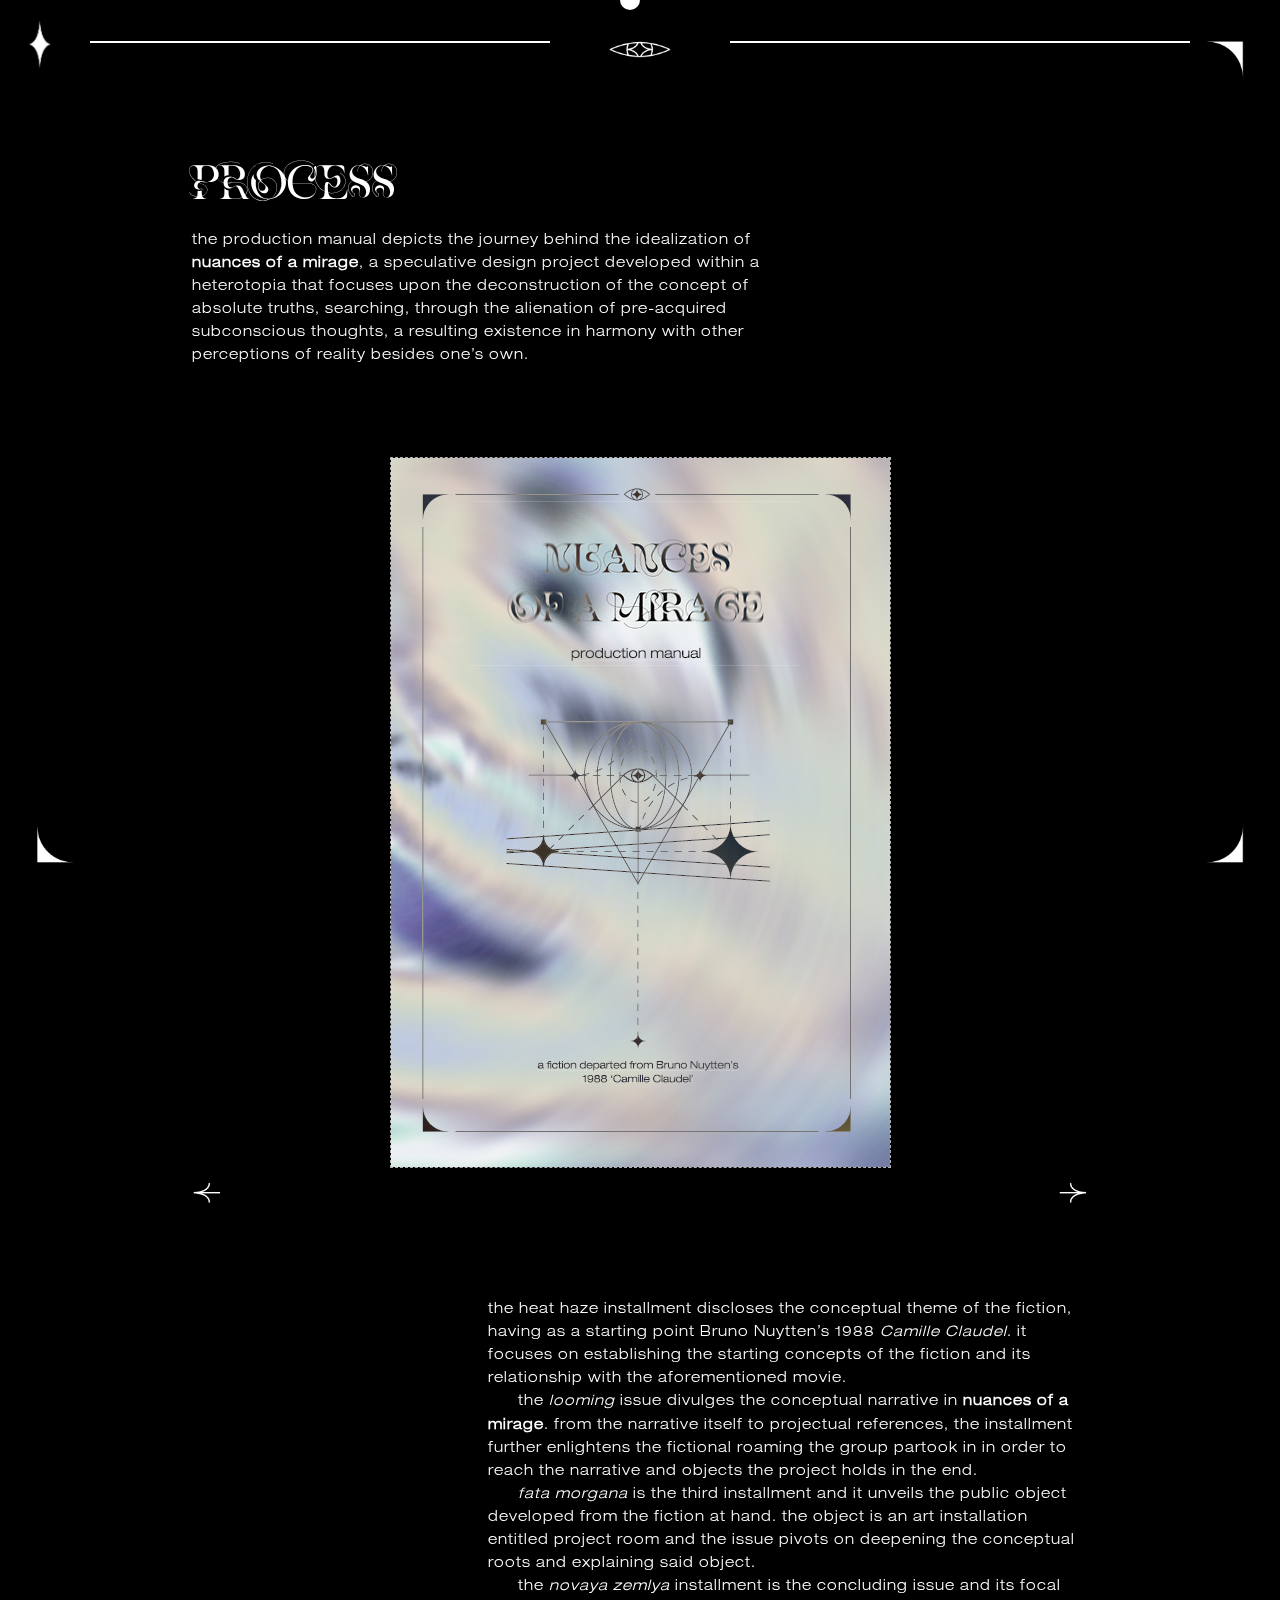
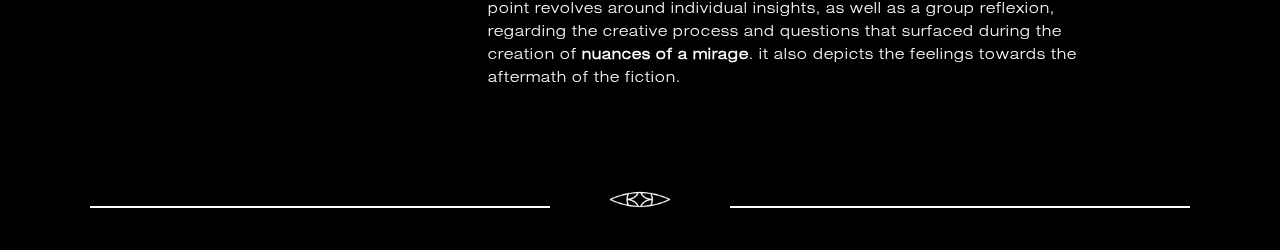
<file: manual.html>
<!DOCTYPE html>
<html>

<head>
  <meta charset="UTF-8" />
  <meta http-equiv="X-UA-Compatible" content="IE=edge" />
  <meta name="viewport" content="width=device-width, initial-scale=1.0" />
  <link rel="stylesheet" type="text/css" href="css/style_manual.css" />
  <link rel="icon" type="image/x-icon" href="css/data/eye_icon.png">
  <title>nuances of a mirage</title>
</head>

<body>
  <!-- cursor -->
  <div id="cursor"></div>

  <!-- menu -->
  <div class="menu-trigger">
    <div class="menu-btn"><img src="css/data/ster.gif" width="60" height="60"></div>
    <div class="menu">
      <ul>
        <li><a href="insights.html">insights</a></li>
        <li><a href="fiction.html">mirages</a></li>
        <li><a href="outsights.html">outsights</a></li>
        <li><a href="manual.html">process</a></li>
      </ul>
    </div>
  </div>
  </div>

  <!-- menu mobile -->

  <div id="sidebar">
    <div class="toggle-btn">
      <img id='star' src="css/data/ster.gif" width="60" height="60">
    </div>
    <ul>
      <li><a href="insights.html">insights</a></li>
      <li><a href="fiction.html">mirages</a></li>
      <li><a href="outsights.html">outsights</a></li>
      <li><a href="manual.html">process</a></li>
    </ul>
  </div>

  <!-- header -->
  <div class="corner-top-right"><img src="css/data/canto_top_right.png" width="70" height="70"></div>
  <div class="lines-top"></div>
  <div class="button">
    <a href="index.html"><img src="css/data/eye.gif" width="100"></a>
  </div>

  <!-- content -->
  <section>
    <div class="content">
      <div class="process">
        <div class="title">
          <p>process</p>
        </div>
        <div class="desc-text1">
          <p>
            the production manual depicts the journey behind the idealization of <b>nuances of a mirage</b>, a
            speculative
            design project developed within a heterotopia that focuses upon the deconstruction of the concept of
            absolute truths, searching, through the alienation of pre-acquired subconscious thoughts, a resulting
            existence in harmony with other perceptions of reality besides one’s own.
          </p>
        </div>
      </div>
      <div class="slider-container">
        <div class="slider fade">
          <img src="css/data/process.jpg" style="width: 100%">
        </div>
        <div class="slider fade">
          <img src="css/data/process2.jpg" style="width: 100%">
        </div>
        <div class="slider fade">
          <img src="css/data/process3.jpg" style="width: 100%">
        </div>
        <div class="slider fade">
          <img src="css/data/process4.jpg" style="width: 100%">
        </div>
        <div class="slider fade">
          <img src="css/data/process5.jpg" style="width: 100%">
        </div>
        <div class="slider fade">
          <img src="css/data/process6.jpg" style="width: 100%">
        </div>
        <div class="slider fade">
          <img src="css/data/process7.jpg" style="width: 100%">
        </div>
        <div class="slider fade">
          <img src="css/data/process8.jpg" style="width: 100%">
        </div>
        <div class="slider fade">
          <img src="css/data/process9.jpg" style="width: 100%">
        </div>
        <div class="slider fade">
          <img src="css/data/process10.jpg" style="width: 100%">
        </div>
        <div class="slider fade">
          <img src="css/data/process11.jpg" style="width: 100%">
        </div>
        <div class="slider fade">
          <img src="css/data/process12.jpg" style="width: 100%">
        </div>
        <div class="slider fade">
          <img src="css/data/process13.jpg" style="width: 100%">
        </div>
        <div class="slider fade">
          <img src="css/data/process14.jpg" style="width: 100%">
        </div>
        <div class="slider fade">
          <img src="css/data/process15.jpg" style="width: 100%">
        </div>
        <div class="slider fade">
          <img src="css/data/process16.jpg" style="width: 100%">
        </div>
        <div class="slider fade">
          <img src="css/data/process17.jpg" style="width: 100%">
        </div>
        <div class="slider fade">
          <img src="css/data/process18.jpg" style="width: 100%">
        </div>
        <div class="slider fade">
          <img src="css/data/process19.jpg" style="width: 100%">
        </div>
        <div class="slider fade">
          <img src="css/data/process20.jpg" style="width: 100%">
        </div>
        <div class="slider fade">
          <img src="css/data/process21.jpg" style="width: 100%">
        </div>
        <div class="slider fade">
          <img src="css/data/process22.jpg" style="width: 100%">
        </div>
        <div class="slider fade">
          <img src="css/data/process23.jpg" style="width: 100%">
        </div>
        <div class="slider fade">
          <img src="css/data/process24.jpg" style="width: 100%">
        </div>
        <div class="slider fade">
          <img src="css/data/process25.jpg" style="width: 100%">
        </div>
        <div class="slider fade">
          <img src="css/data/process26.jpg" style="width: 100%">
        </div>
        <div class="slider fade">
          <img src="css/data/process27.jpg" style="width: 100%">
        </div>
        <div class="slider fade">
          <img src="css/data/process28.jpg" style="width: 100%">
        </div>
        <div class="slider fade">
          <img src="css/data/process29.jpg" style="width: 100%">
        </div>
        <div class="slider fade">
          <img src="css/data/process30.jpg" style="width: 100%">
        </div>
        <div class="slider fade">
          <img src="css/data/process31.jpg" style="width: 100%">
        </div>
        <div class="slider fade">
          <img src="css/data/process32.jpg" style="width: 100%">
        </div>
        <div class="slider fade">
          <img src="css/data/process33.jpg" style="width: 100%">
        </div>
        <div class="slider fade">
          <img src="css/data/process34.jpg" style="width: 100%">
        </div>
        <div class="slider fade">
          <img src="css/data/process35.jpg" style="width: 100%">
        </div>
        <div class="slider fade">
          <img src="css/data/process36.jpg" style="width: 100%">
        </div>
        <div class="slider fade">
          <img src="css/data/process37.jpg" style="width: 100%">
        </div>
        <div class="slider fade">
          <img src="css/data/process38.jpg" style="width: 100%">
        </div>
        <div class="slider fade">
          <img src="css/data/process_.jpg" style="width: 100%">
        </div>
        <div class="slider fade">
          <img src="css/data/process_2.jpg" style="width: 100%">
        </div>
        <div class="slider fade">
          <img src="css/data/process_3.jpg" style="width: 100%">
        </div>
        <div class="slider fade">
          <img src="css/data/process_4.jpg" style="width: 100%">
        </div>
        <div class="slider fade">
          <img src="css/data/process_5.jpg" style="width: 100%">
        </div>
        <div class="slider fade">
          <img src="css/data/process_6.jpg" style="width: 100%">
        </div>
        <div class="slider fade">
          <img src="css/data/process_7.jpg" style="width: 100%">
        </div>
        <div class="slider fade">
          <img src="css/data/process_8.jpg" style="width: 100%">
        </div>
        <div class="slider fade">
          <img src="css/data/process_9.jpg" style="width: 100%">
        </div>
        <div class="slider fade">
          <img src="css/data/process_10.jpg" style="width: 100%">
        </div>
        <div class="slider fade">
          <img src="css/data/process_11.jpg" style="width: 100%">
        </div>
        <div class="slider fade">
          <img src="css/data/process_12.jpg" style="width: 100%">
        </div>
        <div class="slider fade">
          <img src="css/data/process_13.jpg" style="width: 100%">
        </div>
        <div class="slider fade">
          <img src="css/data/process_14.jpg" style="width: 100%">
        </div>
        <div class="slider fade">
          <img src="css/data/process_15.jpg" style="width: 100%">
        </div>
        <div class="slider fade">
          <img src="css/data/process_16.jpg" style="width: 100%">
        </div>
        <div class="slider fade">
          <img src="css/data/process_17.jpg" style="width: 100%">
        </div>
      </div>
      <div class="slider-btn">
        <a class="prev" onclick="plusSlides(-1)"><img src="css/data/seta-1.png" width="30"></a>
        <a class="next" onclick="plusSlides(1)"><img src="css/data/seta-2.png" width="30"></a>
      </div>
      <div style="text-align: center">
        <span class="dot" onclick="currentSlide(1)"></span>
        <span class="dot" onclick="currentSlide(2)"></span>
        <span class="dot" onclick="currentSlide(3)"></span>
      </div>
      <div class="text-wrapper">
        <div class="desc-text2">
          <p>
            the heat haze installment discloses the conceptual theme of the fiction, having as a starting point
            Bruno
            Nuytten’s 1988 <i>Camille Claudel</i>. it focuses on establishing the starting concepts of the fiction and
            its
            relationship with the aforementioned movie.
            <br>
            &nbsp; &nbsp; &nbsp;&nbsp;the <i>looming</i> issue divulges the conceptual narrative in <b>nuances
              of a mirage</b>. from the narrative itself to
            projectual references, the installment further enlightens the fictional roaming the group partook in
            in order
            to reach the narrative and objects the project holds in the end.
            <br>
            &nbsp; &nbsp; &nbsp;&nbsp;<i>fata morgana</i> is the third installment and it unveils the public
            object developed from the fiction at hand. the
            object is an art installation entitled project room and the issue pivots on deepening the conceptual
            roots and
            explaining said object.
            <br>
            &nbsp; &nbsp; &nbsp;&nbsp;the <i>novaya zemlya</i> installment is the concluding issue and its focal
            point revolves around individual insights,
            as well as a group reflexion, regarding the creative process and questions that surfaced during the
            creation
            of <b>nuances of a mirage</b>. it also depicts the feelings towards the aftermath of the fiction.
          </p>
        </div>
      </div>

    </div>
  </section>

  <!-- footer -->
  <div class="corner-bottom-right"><img src="css/data/canto_btm_right.png" width="70" height="70"></div>
  <div class="corner-bottom-left"><img src="css/data/canto_btm_left.png" width="70" height="70"></div>
  <div class="lines-bottom"></div>
  <div class="button-bottom">
    <a href="index.html"><img src="css/data/eye.gif" width="100"></a>
  </div>

  <!-- script -->
  <script src="js/script.js"></script>
  <script src="https://unpkg.com/swiper@8/swiper-bundle.min.js"></script>
</body>

</html>

<!-- Nuances of a Mirage official site
    
within the context of now she turns her head to the right but that means nothing*
DCVI FBAUL 2022

coded by Cláudia Gomes

um beijo e um queijo-->
</file>
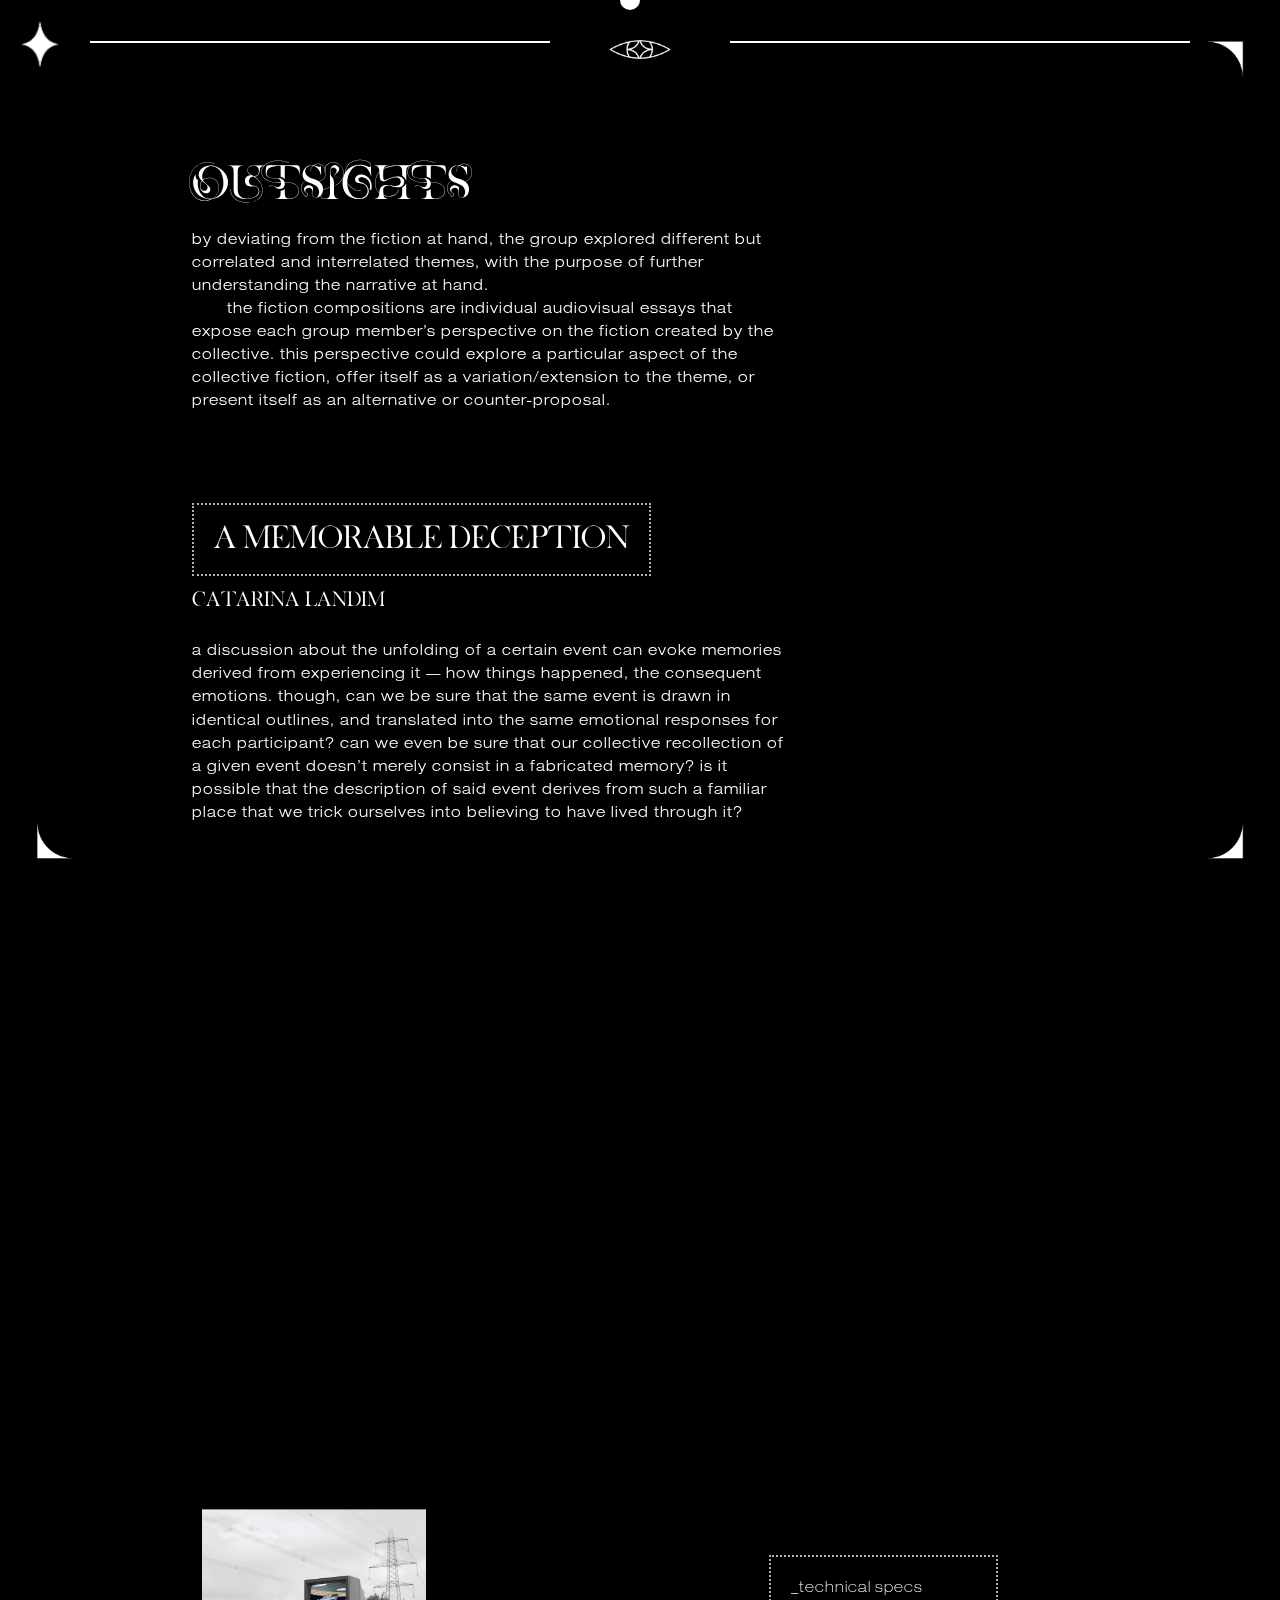
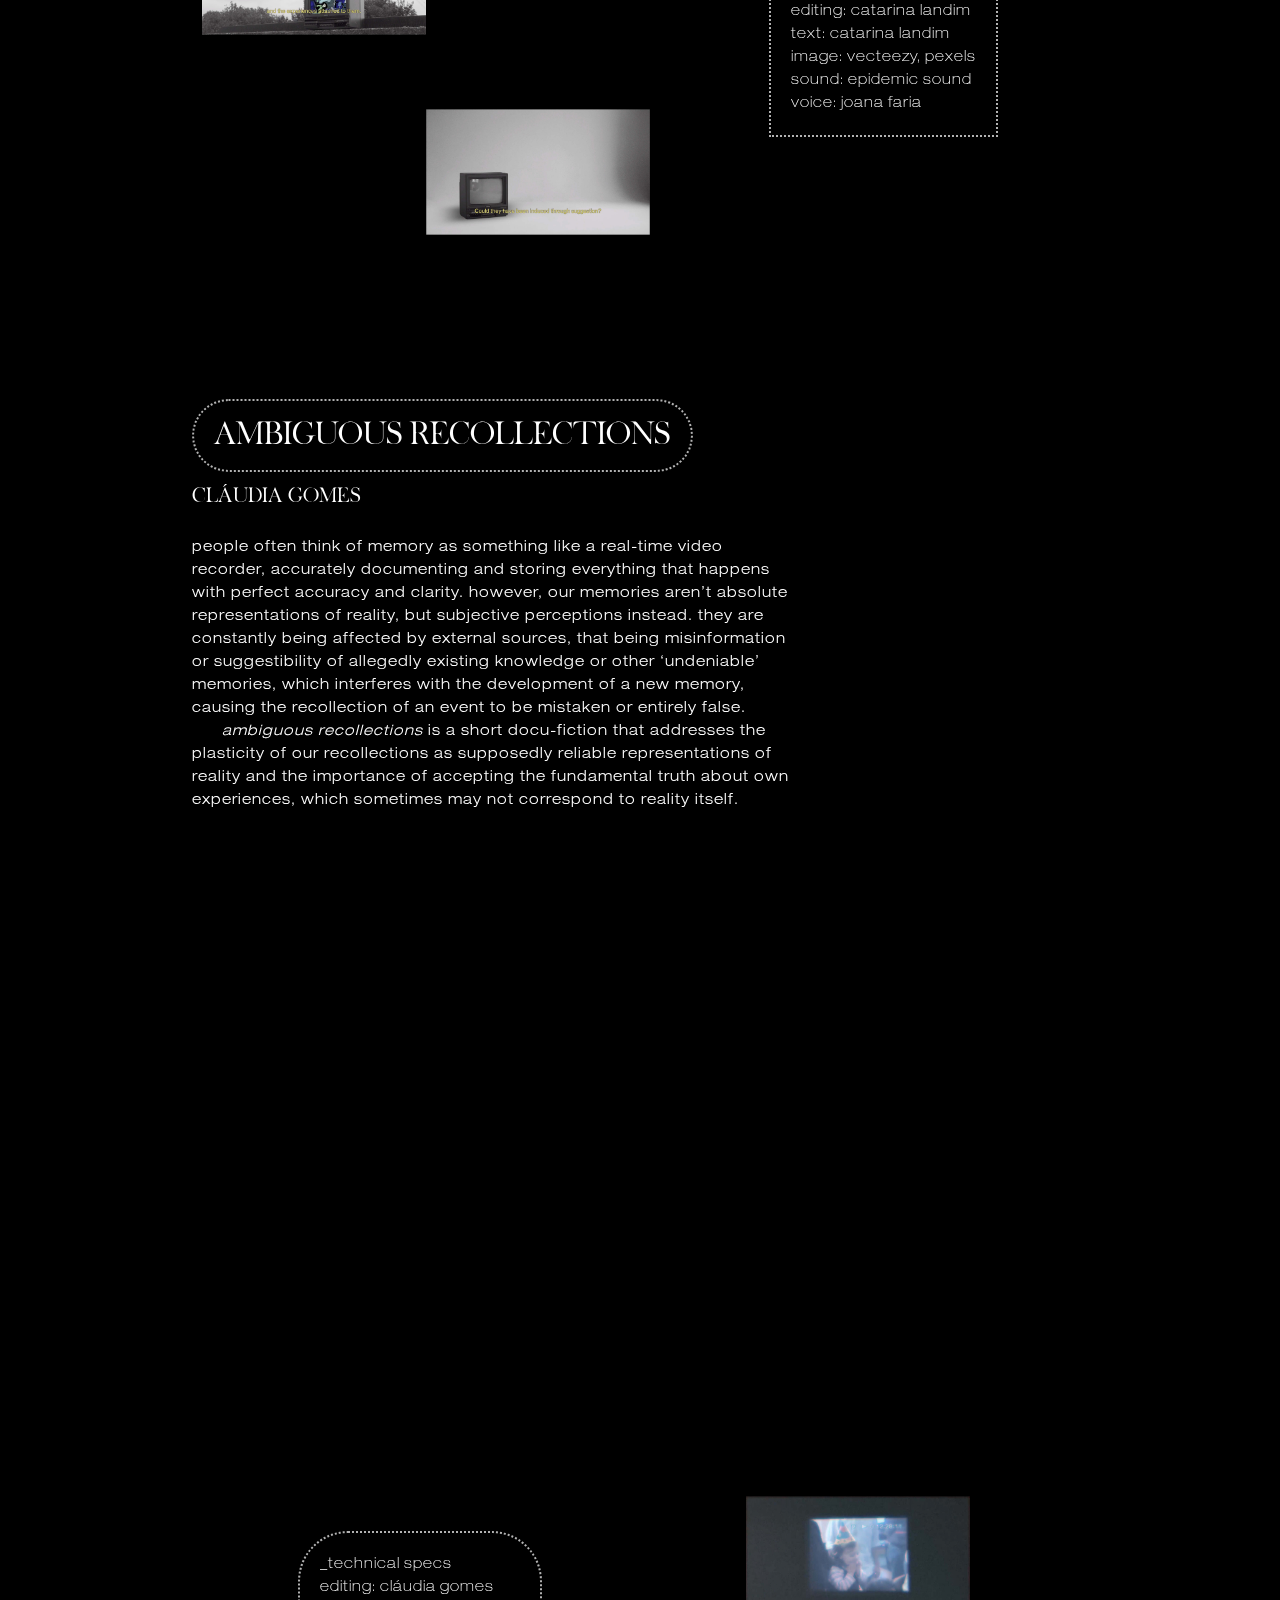
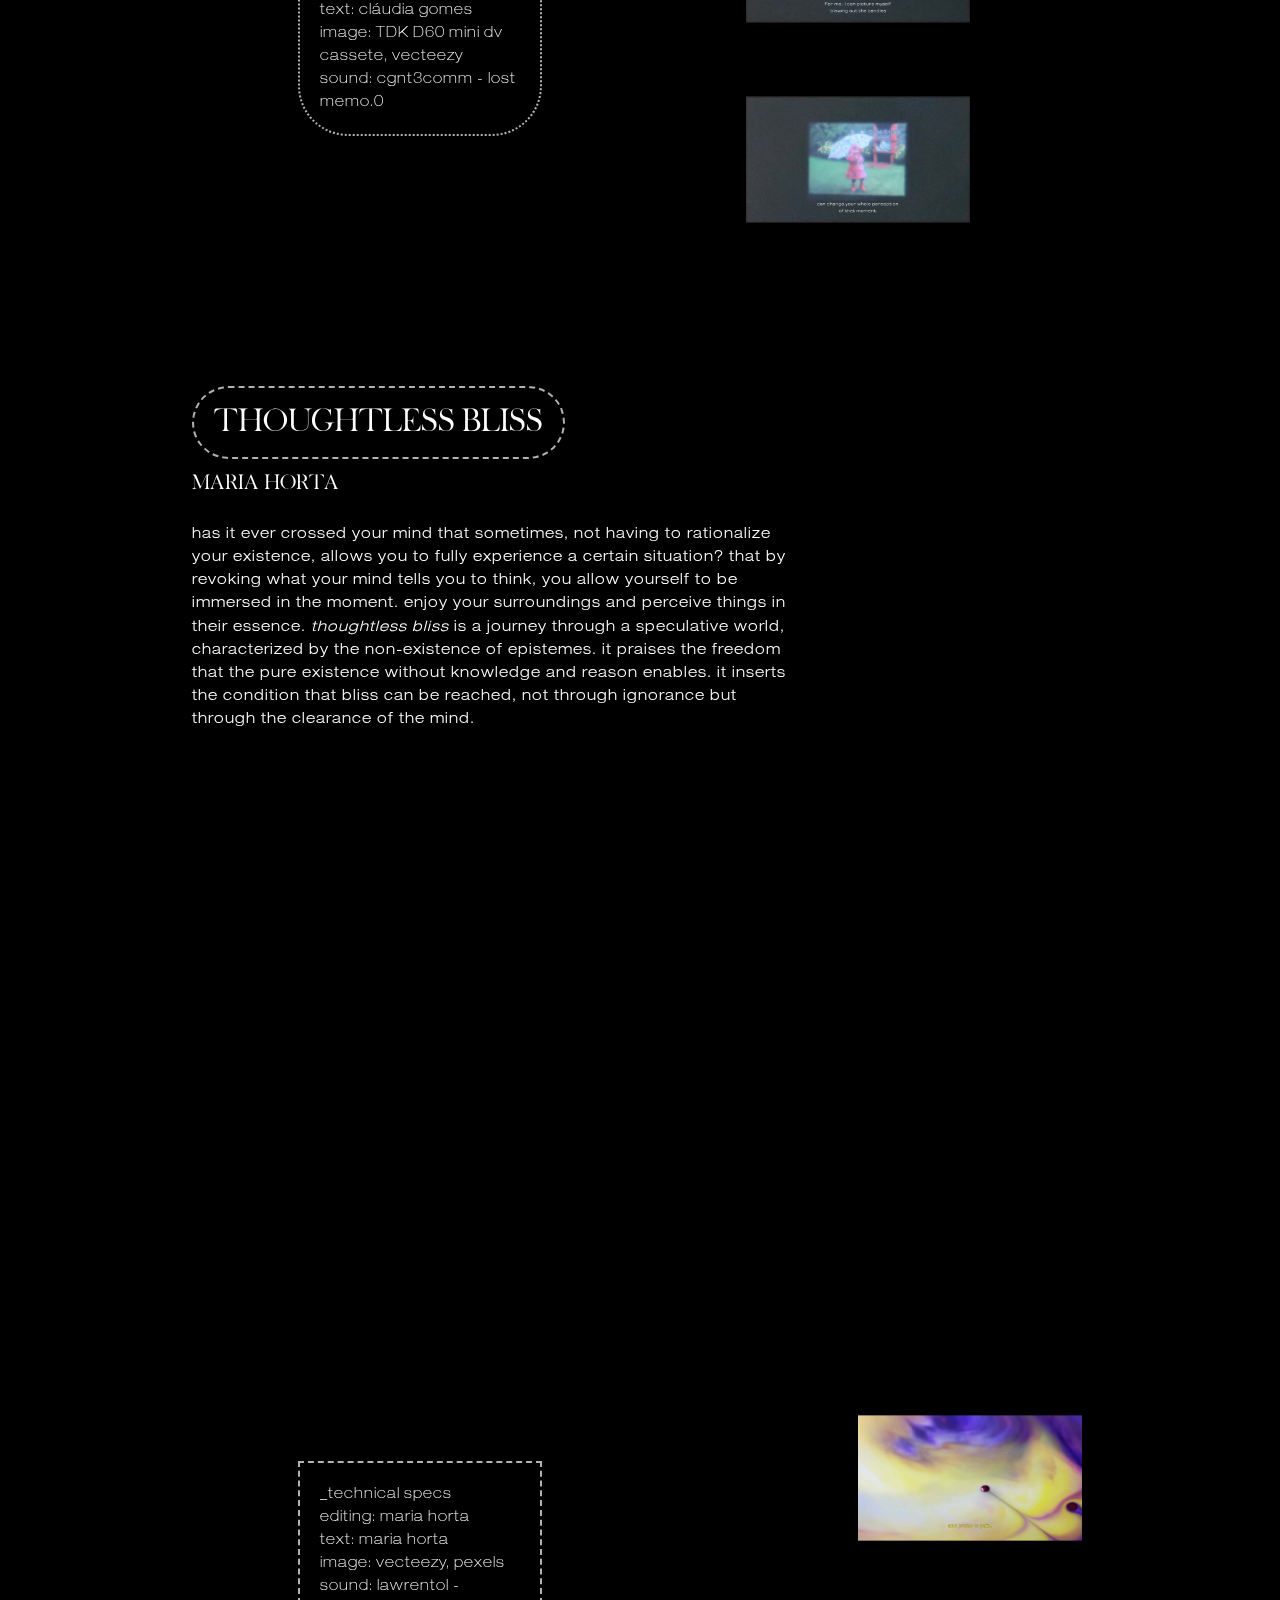
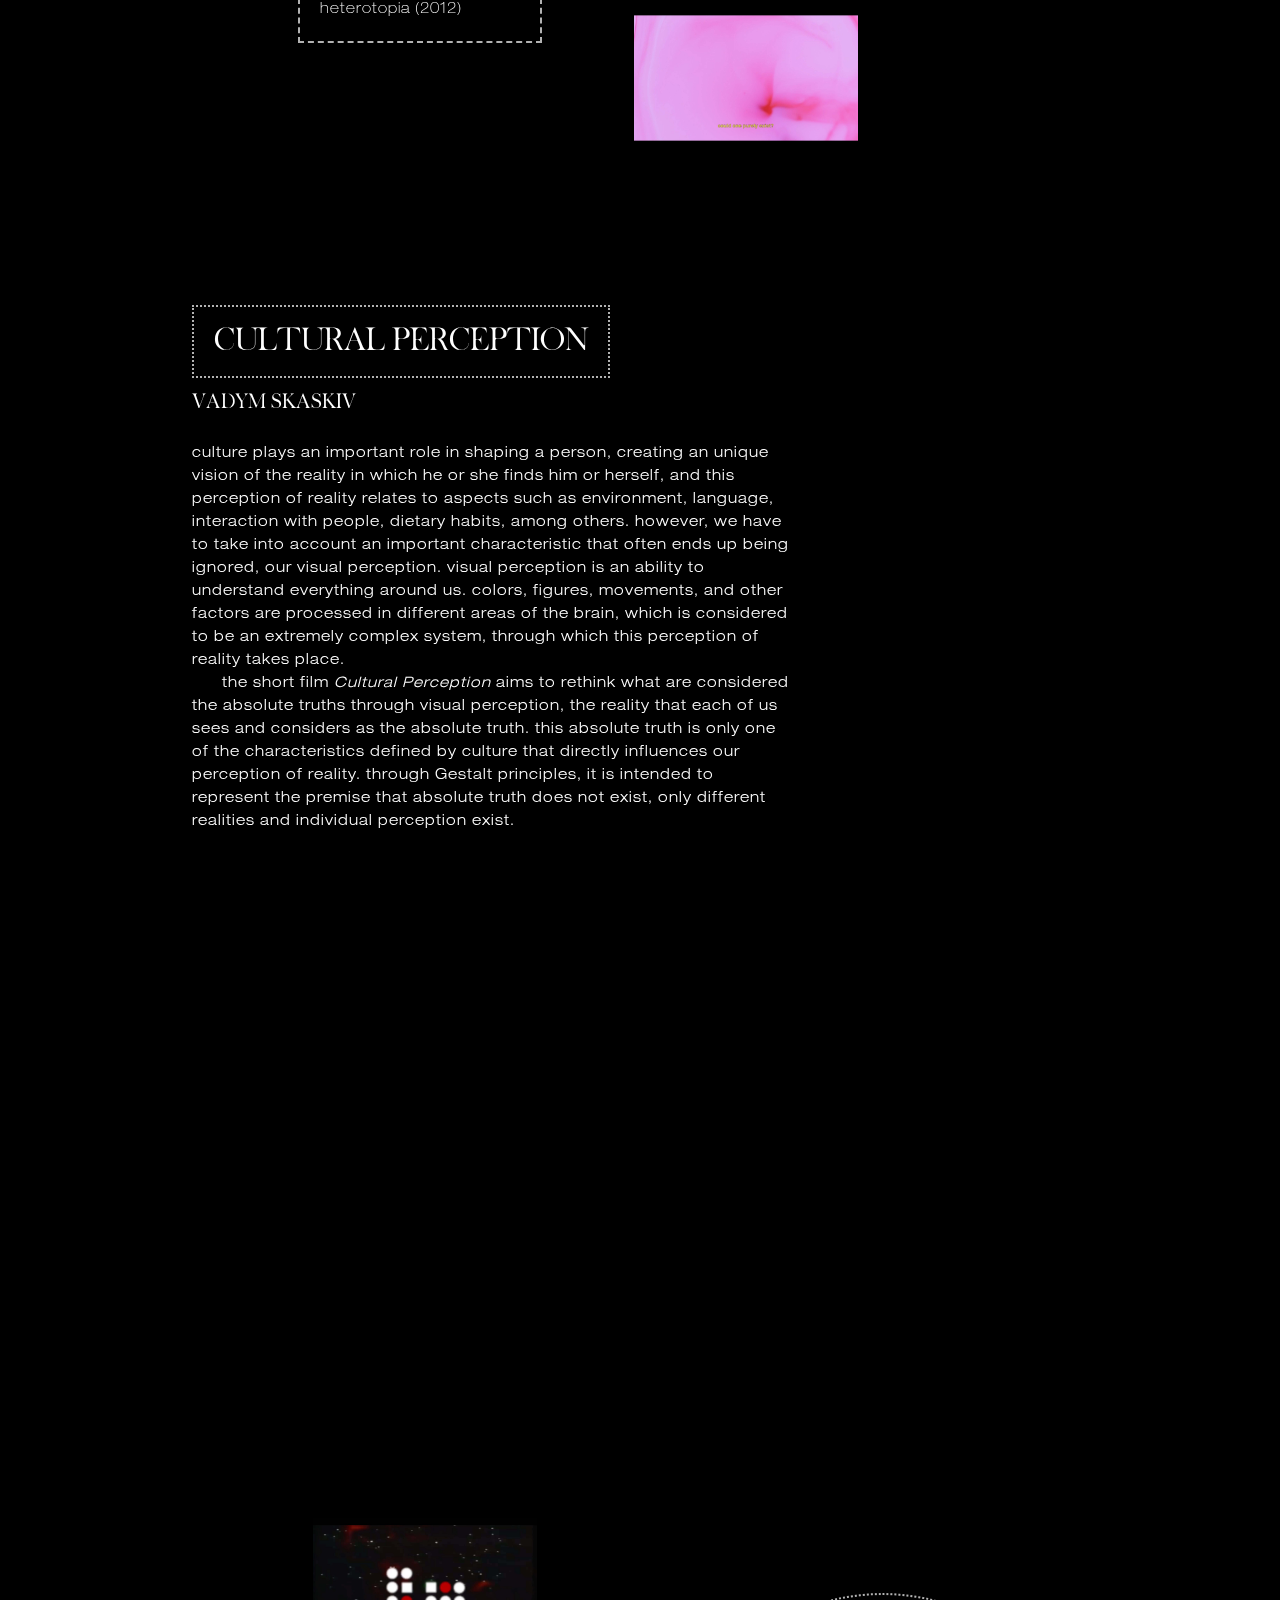
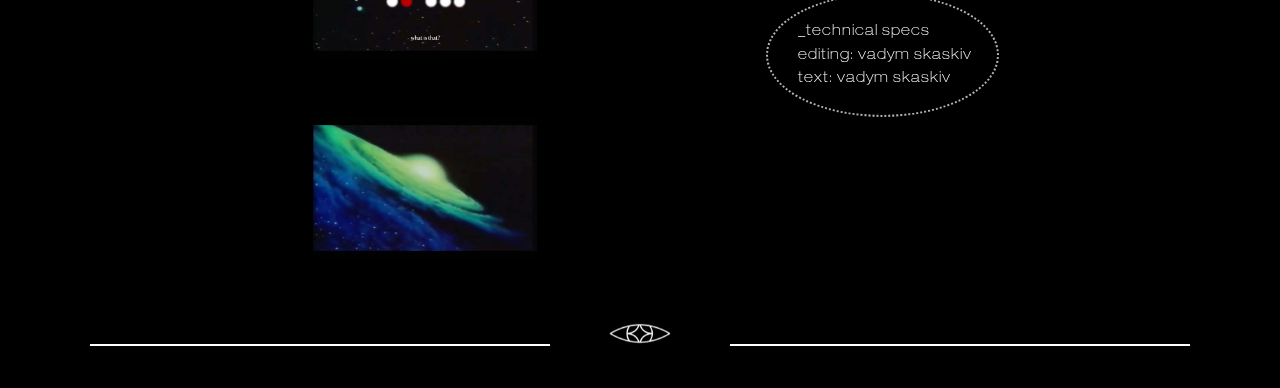
<file: outsights.html>
<!DOCTYPE html>
<html>

<head>
  <meta charset="UTF-8" />
  <meta http-equiv="X-UA-Compatible" content="IE=edge" />
  <meta name="viewport" content="width=device-width, initial-scale=1.0" />
  <link rel="stylesheet" type="text/css" href="css/style_outsights.css" />
  <link rel="icon" type="image/x-icon" href="css/data/eye_icon.png">
  <title>nuances of a mirage</title>
</head>

<body>
  <!-- cursor -->
  <div id="cursor"></div>

  <!-- menu -->
  <div class="menu-trigger">
    <div class="menu-btn"><img src="css/data/ster.gif" width="60" height="60"></div>
    <div class="menu">
      <ul>
        <li><a href="insights.html">insights</a></li>
        <li><a href="fiction.html">mirages</a></li>
        <li><a href="outsights.html">outsights</a></li>
        <li><a href="manual.html">process</a></li>
      </ul>
    </div>
  </div>
  </div>

  <!-- menu mobile -->

  <div id="sidebar">
    <div class="toggle-btn">
      <img id='star' src="css/data/ster.gif" width="60" height="60">
    </div>
    <ul>
      <li><a href="insights.html">insights</a></li>
      <li><a href="fiction.html">mirages</a></li>
      <li><a href="outsights.html">outsights</a></li>
      <li><a href="manual.html">process</a></li>
    </ul>
  </div>

  <!-- header -->
  <div class="corner-top-right"><img src="css/data/canto_top_right.png" width="70" height="70"></div>
  <div class="lines-top"></div>
  <div class="button">
    <a href="index.html"><img src="css/data/eye.gif" class="eye-logo"></a>
  </div>

  <!-- content -->
  <section>
    <div class="content">
      <div class="outsights">
        <div class="title">
          <p>outsights</p>
        </div>
        <div class="desc-text">
          <p>
            by deviating from the fiction at hand, the group explored different but correlated and interrelated themes,
            with the purpose of further understanding the narrative at hand.
            <br> &nbsp; &nbsp; &nbsp;&nbsp; the fiction compositions are individual audiovisual essays that expose each
            group member’s perspective on the fiction created by the collective. this perspective could explore a
            particular aspect of the collective fiction, offer itself as a variation/extension to the theme, or present
            itself as an alternative or counter-proposal.
          </p>
        </div>
        <div class="container">
          <div class="pre-container">
            <div class="title-border">
              <div class="vid-title">
                <p>a memorable deception</p>
              </div>
            </div>
            <div class="name">
              <p>catarina landim</p>
            </div>
            <div class="desc-text">
              <p>
                a discussion about the unfolding of a certain event can evoke memories derived from experiencing it —
                how things happened, the consequent emotions. though, can we be sure that the same event is drawn in
                identical outlines, and translated into the same emotional responses for each participant? can we even
                be sure that our collective recollection of a given event doesn’t merely consist in a fabricated memory?
                is it possible that the description of said event derives from such a familiar place that we trick
                ourselves into believing to have lived through it?
              </p>
            </div>
          </div>
          <div style="padding:56.25% 0 0 0;position:relative;"><iframe
              src="https://player.vimeo.com/video/721889817?h=d473c09d1e&amp;badge=0&amp;autopause=0&amp;player_id=0&amp;app_id=58479"
              frameborder="0" allow="autoplay; fullscreen; picture-in-picture" allowfullscreen
              style="position:absolute;top:0;left:0;width:100%;height:100%;" title="A Memorable Deception"></iframe>
          </div>
          <script src="https://player.vimeo.com/api/player.js"></script>
          <div class="next-container">
            <div class="img-container">
              <div class="img-outsights">
                <img src="css/data/img-outsights1.jpg">
              </div>
              <div class="img-outsights2">
                <img src="css/data/img-outsights2.jpg">
              </div>
            </div>
            <div class="specs-container">
              <div class="specs">
                <p> _technical specs <br>
                  editing: catarina landim <br>
                  text: catarina landim <br>
                  image: vecteezy, pexels <br>
                  sound: epidemic sound <br>
                  voice: joana faria
                </p>
              </div>
            </div>
          </div>
        </div>
        <div class="container">
          <div class="pre-container">
            <div class="title-border2">
              <div class="vid-title">
                <p>ambiguous recollections</p>
              </div>
            </div>
            <div class="name">
              <p>cláudia gomes</p>
            </div>
            <div class="desc-text">
              <p>
                people often think of memory as something like a real-time video recorder, accurately documenting and
                storing everything that happens with perfect accuracy and clarity. however, our memories aren’t absolute
                representations of reality, but subjective perceptions instead. they are constantly being affected by
                external sources, that being misinformation or suggestibility of allegedly existing knowledge or other
                ‘undeniable’ memories, which interferes with the development of a new memory, causing the recollection
                of an event to be mistaken or entirely false.
                <br> &nbsp; &nbsp; &nbsp;&nbsp;<i>ambiguous recollections</i> is a short docu-fiction that
                addresses the plasticity of our recollections as supposedly reliable representations of reality and the
                importance of accepting the fundamental truth about own experiences, which sometimes may not correspond
                to reality itself.
              </p>
            </div>
          </div>
          <div style="padding:56.25% 0 0 0;position:relative;"><iframe
              src="https://player.vimeo.com/video/721890085?h=10c5ce69b0&amp;badge=0&amp;autopause=0&amp;player_id=0&amp;app_id=58479"
              frameborder="0" allow="autoplay; fullscreen; picture-in-picture" allowfullscreen
              style="position:absolute;top:0;left:0;width:100%;height:100%;" title="Ambiguous Recollections"></iframe>
          </div>
          <script src="https://player.vimeo.com/api/player.js"></script>
          <div class="next-container2">
            <div class="specs-container2">
              <div class="specs">
                <p> _technical specs <br>
                  editing: cláudia gomes <br>
                  text: cláudia gomes <br>
                  image: TDK D60 mini dv cassete, vecteezy <br>
                  sound: cgnt3comm - lost memo.0
                </p>
              </div>
            </div>
            <div class="img-container">
              <div class="img-outsights3">
                <img src="css/data/img-outsights3.jpg">
              </div>
              <div class="img-outsights3">
                <img src="css/data/img-outsights4.jpg">
              </div>
            </div>

          </div>
        </div>
        <div class="container">
          <div class="pre-container">
            <div class="title-border3">
              <div class="vid-title">
                <p>thoughtless bliss</p>
              </div>
            </div>
            <div class="name">
              <p>maria horta</p>
            </div>
            <div class="desc-text">
              <p>
                has it ever crossed your mind that sometimes, not having to rationalize your existence, allows you to
                fully experience a certain situation? that by revoking what your mind tells you to think, you allow
                yourself to be immersed in the moment. enjoy your surroundings and perceive things in their essence.
                <i>thoughtless bliss</i> is a journey through a speculative world, characterized by the non-existence of
                epistemes. it praises the freedom that the pure existence without knowledge and reason enables. it
                inserts the condition that bliss can be reached, not through ignorance but through the clearance of the
                mind.
              </p>
            </div>
          </div>
          <div style="padding:56.25% 0 0 0;position:relative;"><iframe
              src="https://player.vimeo.com/video/721889429?h=63716fa6df&amp;badge=0&amp;autopause=0&amp;player_id=0&amp;app_id=58479"
              frameborder="0" allow="autoplay; fullscreen; picture-in-picture" allowfullscreen
              style="position:absolute;top:0;left:0;width:100%;height:100%;" title="Thoughtless Bliss"></iframe></div>
          <script src="https://player.vimeo.com/api/player.js"></script>
          <div class="next-container2">
            <div class="specs-container3">
              <div class="specs">
                <p> _technical specs <br>
                  editing: maria horta <br>
                  text: maria horta <br>
                  image: vecteezy, pexels <br>
                  sound: lawrentol - heterotopia (2012)
                </p>
              </div>
            </div>
            <div class="img-container">
              <div class="img-outsights2">
                <img src="css/data/img-outsights5.jpg">
              </div>
              <div class="img-outsights">
                <img src="css/data/img-outsights6.jpg">
              </div>
            </div>
          </div>
        </div>
        <div class="container">
          <div class="pre-container">
            <div class="title-border">
              <div class="vid-title">
                <p>cultural perception</p>
              </div>
            </div>
            <div class="name">
              <p>vadym skaskiv</p>
            </div>
            <div class="desc-text">
              <p>
                culture plays an important role in shaping a person, creating an unique vision of the reality in which
                he or she finds him or herself, and this perception of reality relates to aspects such as environment,
                language, interaction with people, dietary habits, among others. however, we have to take into account
                an important characteristic that often ends up being ignored, our visual perception. visual perception
                is an ability to understand everything around us. colors, figures, movements, and other factors are
                processed in different areas of the brain, which is considered to be an extremely complex system,
                through which this perception of reality takes place.
                <br> &nbsp; &nbsp; &nbsp;&nbsp;the short film <i>Cultural Perception</i> aims to rethink what are
                considered the absolute truths through
                visual perception, the reality that each of us sees and considers as the absolute truth. this absolute
                truth is only one of the characteristics defined by culture that directly influences our perception of
                reality. through Gestalt principles, it is intended to represent the premise that absolute truth does
                not exist, only different realities and individual perception exist.
              </p>
            </div>
          </div>
          <div style="padding:56.25% 0 0 0;position:relative;"><iframe
              src="https://player.vimeo.com/video/721890497?h=5ff506adbc&amp;badge=0&amp;autopause=0&amp;player_id=0&amp;app_id=58479"
              frameborder="0" allow="autoplay; fullscreen; picture-in-picture" allowfullscreen
              style="position:absolute;top:0;left:0;width:100%;height:100%;" title="Cultural Perception"></iframe></div>
          <script src="https://player.vimeo.com/api/player.js"></script>
          <div class="next-container">

            <div class="img-container">
              <div class="img-outsights3">
                <img src="css/data/img-outsights7.jpg">
              </div>
              <div class="img-outsights3">
                <img src="css/data/img-outsights8.jpg">
              </div>
            </div>
            <div class="specs-container4">
              <div class="specs">
                <p> _technical specs <br>
                  editing: vadym skaskiv <br>
                  text: vadym skaskiv
                </p>
              </div>
            </div>
          </div>
        </div>
      </div>
    </div>
  </section>

  <!-- footer -->
  <div class="corner-bottom-right"><img src="css/data/canto_btm_right.png" width="70" height="70"></div>
  <div class="corner-bottom-left"><img src="css/data/canto_btm_left.png" width="70" height="70"></div>
  <div class="lines-bottom"></div>
  <div class="button-bottom">
    <a href="index.html"><img src="css/data/eye.gif" width="100"></a>
  </div>

  <!-- script -->
  <script src="js/script.js"></script>
</body>

</html>

<!-- Nuances of a Mirage official site
    
within the context of now she turns her head to the right but that means nothing*
DCVI FBAUL 2022

coded by Cláudia Gomes

um beijo e um queijo-->
</file>
<file: css/style_fiction.css>
@font-face {
  font-family: moreAloof;
  src: url(data/MoreAloofTypeface.otf);
}

@font-face {
  font-family: moreAloofAlt;
  src: url(data/MoreAloofTypeface2.ttf);
}

@font-face {
  font-family: helveticaExtThin;
  src: url(data/HelveticaNeue-ThinExt.otf);
}

@font-face {
  font-family: helveticaExt;
  src: url(data/HelveticaNeue-LightExt.otf);
}

@font-face {
  font-family: helveticaExtIt;
  src: url(data/HelveticaNeue-LightExtObl.otf);
}

* {
  margin: 0;
  padding: 0;
  cursor: none;
  -webkit-box-sizing: border-box;
          box-sizing: border-box;
}

@media only screen and (max-width: 1180px) {
  * {
    cursor: auto;
  }
}

body {
  position: relative;
  background-color: #000;
  display: -webkit-box;
  display: -ms-flexbox;
  display: flex;
  -webkit-box-orient: vertical;
  -webkit-box-direction: normal;
      -ms-flex-direction: column;
          flex-direction: column;
  -webkit-box-align: center;
      -ms-flex-align: center;
          align-items: center;
  overflow-x: hidden;
}

section {
  -webkit-transition: -webkit-transform 0.25s;
  transition: -webkit-transform 0.25s;
  transition: transform 0.25s;
  transition: transform 0.25s, -webkit-transform 0.25s;
  will-change: transform;
  mix-blend-mode: difference;
}

#cursor {
  position: absolute;
  width: 20px;
  height: 20px;
  border-radius: 50px;
  background: #fff;
  pointer-events: none;
  -webkit-transform: translate(-50%, -50%);
          transform: translate(-50%, -50%);
  mix-blend-mode: difference;
  -webkit-transform-origin: 80% 80%;
          transform-origin: 80% 80%;
  -webkit-transition: -webkit-transform 0.5s ease-in-out;
  transition: -webkit-transform 0.5s ease-in-out;
  transition: transform 0.5s ease-in-out;
  transition: transform 0.5s ease-in-out, -webkit-transform 0.5s ease-in-out;
  -webkit-animation: borderAnim 4s linear infinite;
          animation: borderAnim 4s linear infinite;
  -webkit-animation-name: none;
          animation-name: none;
  z-index: 999;
}

@media only screen and (max-width: 1180px) {
  #cursor {
    display: none;
  }
}

.menu-trigger {
  position: fixed;
  top: 15px;
  left: 10px;
  width: 50px;
  cursor: none;
  z-index: 10;
  mix-blend-mode: difference;
}

.menu-trigger:hover > .menu {
  -webkit-transform: translateX(20px);
          transform: translateX(20px);
}

.menu-trigger > a {
  -webkit-transition: all 0.4s ease;
  transition: all 0.4s ease;
  position: absolute;
  z-index: 10;
}

.menu {
  position: absolute;
  top: 0;
  left: 30;
  height: 100%;
  display: -webkit-box;
  display: -ms-flexbox;
  display: flex;
  -webkit-box-orient: vertical;
  -webkit-box-direction: normal;
      -ms-flex-direction: column;
          flex-direction: column;
  -webkit-box-align: center;
      -ms-flex-align: center;
          align-items: center;
  -webkit-transform: translateX(calc(-100% + 51px));
          transform: translateX(calc(-100% + 51px));
  -webkit-transition: all 0.8s ease;
  transition: all 0.8s ease;
  padding-top: 10vh;
  will-change: transform;
}

.menu > ul > li {
  color: #f9f9ed;
  font-size: 20px;
  font-family: helveticaExt;
  cursor: none;
  padding: 60px 20px 0px 180px;
  width: 200px;
  overflow: hidden;
  -webkit-writing-mode: vertical-lr;
      -ms-writing-mode: tb-lr;
          writing-mode: vertical-lr;
  -webkit-transform: rotate(-180deg);
          transform: rotate(-180deg);
}

li > a {
  color: #fff;
  text-decoration: none;
  list-style: none;
}

li > a:hover {
  opacity: 30%;
  -webkit-transition: all 0.8s ease;
  transition: all 0.8s ease;
}

#sidebar {
  display: none;
}

.lines-top {
  width: 90%;
  height: 75px;
  position: relative;
}

.lines-top::after,
.lines-top::before {
  content: '';
  position: absolute;
  margin: auto;
  height: 2px;
  background: #fff;
  width: 40%;
  top: 55%;
}

.lines-top::after {
  left: 2vw;
}

.lines-top::before {
  right: 2vw;
}

.corner-top-right {
  position: fixed;
  top: 25px;
  right: 20px;
  mix-blend-mode: difference;
}

.button {
  position: absolute;
  cursor: none;
  text-shadow: 0 0 0px #fff;
  -webkit-transition: .6s ease;
  transition: .6s ease;
}

.button,
a {
  text-decoration: none;
  list-style: none;
  color: transparent;
}

.button:hover {
  -webkit-transform: scale(1.3);
          transform: scale(1.3);
  -webkit-filter: drop-shadow(0px 0px 5px #fff);
          filter: drop-shadow(0px 0px 5px #fff);
}

.fiction {
  width: 70vw;
  height: auto;
  display: -webkit-box;
  display: -ms-flexbox;
  display: flex;
  -webkit-box-orient: vertical;
  -webkit-box-direction: normal;
      -ms-flex-direction: column;
          flex-direction: column;
}

.main-title1 {
  margin-top: 10vh;
  width: -webkit-fit-content;
  width: -moz-fit-content;
  width: fit-content;
  padding: 25px;
  border: 2px dotted rgba(255, 255, 255, 0.699);
  border-radius: 50px;
  display: -webkit-box;
  display: -ms-flexbox;
  display: flex;
  -webkit-box-orient: vertical;
  -webkit-box-direction: normal;
      -ms-flex-direction: column;
          flex-direction: column;
}

.title {
  padding-top: 10vh;
  display: -webkit-box;
  display: -ms-flexbox;
  display: flex;
  -webkit-box-orient: vertical;
  -webkit-box-direction: normal;
      -ms-flex-direction: column;
          flex-direction: column;
}

.looming {
  font-family: moreAloof;
  width: -webkit-fit-content;
  width: -moz-fit-content;
  width: fit-content;
  font-size: 3rem;
  text-transform: uppercase;
  color: #fff;
  padding-bottom: 20px;
}

.title-desc {
  max-width: 25vw;
  font-family: helveticaExt;
  color: #fff;
  font-size: 0.9rem;
  letter-spacing: 1px;
  line-height: 1.6;
}

.container {
  display: -webkit-box;
  display: -ms-flexbox;
  display: flex;
  -webkit-box-orient: horizontal;
  -webkit-box-direction: normal;
      -ms-flex-direction: row;
          flex-direction: row;
}

.act {
  font-family: moreAloofAlt;
  font-size: 1.5rem;
  text-transform: uppercase;
  color: #fff;
  padding-bottom: 10px;
}

.act-container {
  width: 100%;
}

.defocus {
  width: -webkit-fit-content;
  width: -moz-fit-content;
  width: fit-content;
}

.defocus > p {
  font-family: moreAloofAlt;
  font-size: 2.6rem;
  text-transform: uppercase;
  color: transparent;
  text-shadow: 0 0 4px #fff;
  -webkit-transition: .6s ease;
  transition: .6s ease;
  padding-bottom: 20px;
}

.defocus:hover p {
  color: #fff;
  text-shadow: 0 0 1px white;
}

.inversion {
  width: -webkit-fit-content;
  width: -moz-fit-content;
  width: fit-content;
  font-family: moreAloofAlt;
  font-size: 2.6rem;
  text-align: right;
  text-transform: uppercase;
  color: #fff;
  -webkit-transform: scale(-1, 1);
          transform: scale(-1, 1);
  -webkit-transition: .6s ease;
  transition: .6s ease;
  padding-bottom: 20px;
}

.inversion:hover {
  -webkit-transform: scale(1, 1);
          transform: scale(1, 1);
}

.magnification {
  width: -webkit-fit-content;
  width: -moz-fit-content;
  width: fit-content;
  padding-bottom: 20px;
}

.magnification > p {
  font-family: moreAloofAlt;
  font-size: 2.6rem;
  text-transform: uppercase;
  color: #000;
  text-shadow: 0 0 8px #fff;
  -webkit-transition: .6s ease;
  transition: .6s ease;
}

.magnification:hover p {
  color: #fff;
  text-shadow: 0 0 8px white;
}

.description {
  width: -webkit-fit-content;
  width: -moz-fit-content;
  width: fit-content;
  max-width: 400px;
  font-family: helveticaExtThin;
  color: #fff;
  font-size: 0.8rem;
  letter-spacing: 1px;
  line-height: 1.6;
}

.container-defocus {
  padding-top: 7vh;
  display: -ms-grid;
  display: grid;
  -ms-grid-columns: (1fr)[4];
      grid-template-columns: repeat(4, 1fr);
  -ms-grid-rows: (auto)[9];
      grid-template-rows: repeat(9, auto);
  gap: 20px;
}

.container-inversion {
  padding-top: 7vh;
  display: -ms-grid;
  display: grid;
  -ms-grid-columns: (1fr)[4];
      grid-template-columns: repeat(4, 1fr);
  -ms-grid-rows: (auto)[3];
      grid-template-rows: repeat(3, auto);
  gap: 20px;
}

.container-magnification {
  padding-top: 7vh;
  display: -ms-grid;
  display: grid;
  -ms-grid-columns: (1fr)[4];
      grid-template-columns: repeat(4, 1fr);
  -ms-grid-rows: (auto)[9];
      grid-template-rows: repeat(9, auto);
  gap: 20px;
}

.text-regular {
  font-family: helveticaExt;
  font-size: 0.9rem;
  color: #fff;
  letter-spacing: 1px;
}

.text-blur1 {
  font-family: helveticaExt;
  font-size: 0.9rem;
  color: transparent;
  text-shadow: 0 0 3.8px #fff;
  letter-spacing: 1px;
}

.text-blur2 {
  font-family: helveticaExt;
  font-size: 0.9rem;
  color: transparent;
  text-shadow: 0 0 3px #fff;
  letter-spacing: 1px;
}

.text-blur3 {
  font-family: helveticaExt;
  font-size: 0.9rem;
  color: transparent;
  text-shadow: 0 0 2px #fff;
  letter-spacing: 1px;
}

.text-blackblur {
  font-family: helveticaExt;
  font-size: 0.9rem;
  color: #000;
  text-shadow: 0 0 6px #fff;
  letter-spacing: 1px;
}

.text-inverted {
  width: -webkit-fit-content;
  width: -moz-fit-content;
  width: fit-content;
  font-family: helveticaExt;
  font-size: 0.9rem;
  color: #fff;
  -webkit-transform: scale(-1, 1);
          transform: scale(-1, 1);
  letter-spacing: 1px;
}

svg {
  display: block;
}

.svg1-1 {
  display: -webkit-box;
  display: -ms-flexbox;
  display: flex;
  -webkit-box-align: center;
      -ms-flex-align: center;
          align-items: center;
  -webkit-box-pack: center;
      -ms-flex-pack: center;
          justify-content: center;
  -ms-grid-column: 1;
  -ms-grid-column-span: 1;
  grid-column: 1/2;
  -ms-grid-row: 1;
  -ms-grid-row-span: 1;
  grid-row: 1/2;
}

.divtext1-1 {
  display: -webkit-box;
  display: -ms-flexbox;
  display: flex;
  -webkit-box-align: center;
      -ms-flex-align: center;
          align-items: center;
  -webkit-box-pack: center;
      -ms-flex-pack: center;
          justify-content: center;
  -ms-grid-column: 1;
  -ms-grid-column-span: 1;
  grid-column: 1/2;
  -ms-grid-row: 2;
  -ms-grid-row-span: 1;
  grid-row: 2/3;
  margin-bottom: 15vh;
}

.text1-1 {
  padding: 10px;
  border: 2px dotted rgba(255, 255, 255, 0.699);
  text-align: center;
}

.svg1-2 {
  display: -webkit-box;
  display: -ms-flexbox;
  display: flex;
  -webkit-box-align: center;
      -ms-flex-align: center;
          align-items: center;
  padding-right: 20px;
  -ms-grid-column: 2;
  -ms-grid-column-span: 2;
  grid-column: 2/4;
  -ms-grid-row: 2;
  -ms-grid-row-span: 1;
  grid-row: 2/3;
}

.divtext1-2 {
  -ms-grid-column: 3;
  -ms-grid-column-span: 1;
  grid-column: 3/4;
  -ms-grid-row: 3;
  -ms-grid-row-span: 1;
  grid-row: 3/4;
  margin-bottom: 15vh;
}

.text1-2 {
  padding: 10px;
  border: 2px dotted rgba(255, 255, 255, 0.699);
  text-align: center;
}

.svg1-3 {
  display: -webkit-box;
  display: -ms-flexbox;
  display: flex;
  -webkit-box-align: center;
      -ms-flex-align: center;
          align-items: center;
  -webkit-box-pack: right;
      -ms-flex-pack: right;
          justify-content: right;
  padding-left: 20px;
  -ms-grid-column: 2;
  -ms-grid-column-span: 1;
  grid-column: 2/3;
  -ms-grid-row: 3;
  -ms-grid-row-span: 1;
  grid-row: 3/4;
}

.divtext1-3 {
  -ms-grid-column: 2;
  -ms-grid-column-span: 1;
  grid-column: 2/3;
  -ms-grid-row: 4;
  -ms-grid-row-span: 1;
  grid-row: 4/5;
  display: -webkit-box;
  display: -ms-flexbox;
  display: flex;
  -webkit-box-align: center;
      -ms-flex-align: center;
          align-items: center;
  -webkit-box-pack: center;
      -ms-flex-pack: center;
          justify-content: center;
}

.text1-3 {
  padding: 20px;
  border: 2px solid rgba(255, 255, 255, 0.699);
  border-radius: 100%;
  text-align: center;
}

.svg1-4 {
  display: -webkit-box;
  display: -ms-flexbox;
  display: flex;
  -webkit-box-align: center;
      -ms-flex-align: center;
          align-items: center;
  -webkit-box-pack: center;
      -ms-flex-pack: center;
          justify-content: center;
  -ms-grid-column: 2;
  -ms-grid-column-span: 2;
  grid-column: 2/4;
  -ms-grid-row: 5;
  -ms-grid-row-span: 1;
  grid-row: 5/6;
}

.divtext1-4 {
  -ms-grid-column: 4;
  -ms-grid-column-span: 1;
  grid-column: 4/5;
  -ms-grid-row: 5;
  -ms-grid-row-span: 1;
  grid-row: 5/6;
  display: -webkit-box;
  display: -ms-flexbox;
  display: flex;
  -webkit-box-align: center;
      -ms-flex-align: center;
          align-items: center;
  -webkit-box-pack: center;
      -ms-flex-pack: center;
          justify-content: center;
  height: 15vh;
}

.text1-4 {
  padding: 10px;
  border: 1px solid #fff;
  text-align: center;
}

.svg1-5 {
  display: -webkit-box;
  display: -ms-flexbox;
  display: flex;
  -webkit-box-align: center;
      -ms-flex-align: center;
          align-items: center;
  -ms-grid-column: 4;
  -ms-grid-column-span: 1;
  grid-column: 4/5;
  -ms-grid-row: 6;
  -ms-grid-row-span: 1;
  grid-row: 6/7;
}

.divtext1-5 {
  -ms-grid-column: 2;
  -ms-grid-column-span: 2;
  grid-column: 2/4;
  -ms-grid-row: 6;
  -ms-grid-row-span: 1;
  grid-row: 6/7;
  margin: auto;
  display: -webkit-box;
  display: -ms-flexbox;
  display: flex;
  -webkit-box-align: center;
      -ms-flex-align: center;
          align-items: center;
  -webkit-box-pack: center;
      -ms-flex-pack: center;
          justify-content: center;
}

.text1-5 {
  width: -webkit-fit-content;
  width: -moz-fit-content;
  width: fit-content;
  padding: 10px;
  border: 2px solid rgba(255, 255, 255, 0.699);
  border-radius: 50px;
}

.divtext1-6 {
  -ms-grid-column: 2;
  -ms-grid-column-span: 2;
  grid-column: 2/4;
  -ms-grid-row: 7;
  -ms-grid-row-span: 1;
  grid-row: 7/8;
  display: -webkit-box;
  display: -ms-flexbox;
  display: flex;
  -webkit-box-orient: vertical;
  -webkit-box-direction: normal;
      -ms-flex-direction: column;
          flex-direction: column;
  -webkit-box-align: center;
      -ms-flex-align: center;
          align-items: center;
}

.text1-6 {
  padding: 10px;
  width: -webkit-fit-content;
  width: -moz-fit-content;
  width: fit-content;
  max-width: 250px;
}

.divtext1-7 {
  -ms-grid-column: 2;
  -ms-grid-column-span: 2;
  grid-column: 2/4;
  -ms-grid-row: 8;
  -ms-grid-row-span: 1;
  grid-row: 8/9;
  display: -webkit-box;
  display: -ms-flexbox;
  display: flex;
  -webkit-box-orient: vertical;
  -webkit-box-direction: normal;
      -ms-flex-direction: column;
          flex-direction: column;
  -webkit-box-align: center;
      -ms-flex-align: center;
          align-items: center;
}

.text1-7 {
  width: -webkit-fit-content;
  width: -moz-fit-content;
  width: fit-content;
  padding: 10px;
  border: 2px dashed rgba(255, 255, 255, 0.699);
}

.svg1-8 {
  display: -webkit-box;
  display: -ms-flexbox;
  display: flex;
  -webkit-box-align: end;
      -ms-flex-align: end;
          align-items: flex-end;
  -ms-grid-column: 4;
  -ms-grid-column-span: 1;
  grid-column: 4/5;
  -ms-grid-row: 8;
  -ms-grid-row-span: 1;
  grid-row: 8/9;
}

.divtext1-8 {
  -ms-grid-column: 4;
  -ms-grid-column-span: 1;
  grid-column: 4/5;
  -ms-grid-row: 9;
  -ms-grid-row-span: 1;
  grid-row: 9/10;
  display: -webkit-box;
  display: -ms-flexbox;
  display: flex;
  -webkit-box-align: center;
      -ms-flex-align: center;
          align-items: center;
  -webkit-box-pack: center;
      -ms-flex-pack: center;
          justify-content: center;
}

.text1-8 {
  padding: 10px;
}

.svg2-1 {
  -ms-grid-column: 3;
  -ms-grid-column-span: 3;
  grid-column: 3/6;
  -ms-grid-row: 1;
  -ms-grid-row-span: 1;
  grid-row: 1/2;
  display: -webkit-box;
  display: -ms-flexbox;
  display: flex;
  -webkit-box-align: center;
      -ms-flex-align: center;
          align-items: center;
  -webkit-box-pack: center;
      -ms-flex-pack: center;
          justify-content: center;
}

.divtext2-1 {
  display: -webkit-box;
  display: -ms-flexbox;
  display: flex;
  -webkit-box-align: center;
      -ms-flex-align: center;
          align-items: center;
  -webkit-box-pack: center;
      -ms-flex-pack: center;
          justify-content: center;
  margin: auto;
  -ms-grid-column: 1;
  -ms-grid-column-span: 3;
  grid-column: 1/4;
  -ms-grid-row: 1;
  -ms-grid-row-span: 1;
  grid-row: 1/2;
}

.text2-1 {
  padding: 20px;
  width: -webkit-fit-content;
  width: -moz-fit-content;
  width: fit-content;
  max-width: 400px;
  border: 2px solid rgba(255, 255, 255, 0.699);
}

.svg2-2 {
  -ms-grid-column: 2;
  -ms-grid-column-span: 2;
  grid-column: 2/4;
  -ms-grid-row: 2;
  -ms-grid-row-span: 1;
  grid-row: 2/3;
  display: -webkit-box;
  display: -ms-flexbox;
  display: flex;
  -webkit-box-align: center;
      -ms-flex-align: center;
          align-items: center;
  -webkit-box-pack: right;
      -ms-flex-pack: right;
          justify-content: right;
  margin-top: 10vh;
}

.divtext2-2 {
  display: -webkit-box;
  display: -ms-flexbox;
  display: flex;
  -webkit-box-align: center;
      -ms-flex-align: center;
          align-items: center;
  -webkit-box-pack: center;
      -ms-flex-pack: center;
          justify-content: center;
  -ms-grid-column: 4;
  -ms-grid-column-span: 1;
  grid-column: 4/5;
  -ms-grid-row: 2;
  -ms-grid-row-span: 1;
  grid-row: 2/3;
  margin-bottom: 15vh;
}

.text2-2 {
  padding: 60px 40px 60px 40px;
  width: -webkit-fit-content;
  width: -moz-fit-content;
  width: fit-content;
  border: 2px dashed rgba(255, 255, 255, 0.699);
  border-radius: 100%;
}

.divtext2-3 {
  display: -webkit-box;
  display: -ms-flexbox;
  display: flex;
  -webkit-box-align: center;
      -ms-flex-align: center;
          align-items: center;
  -webkit-box-pack: center;
      -ms-flex-pack: center;
          justify-content: center;
  -ms-grid-column: 2;
  -ms-grid-column-span: 2;
  grid-column: 2/4;
  -ms-grid-row: 3;
  -ms-grid-row-span: 1;
  grid-row: 3/4;
}

.text2-3 {
  padding: 10px;
  width: -webkit-fit-content;
  width: -moz-fit-content;
  width: fit-content;
  max-width: 500px;
}

.svg3-1 {
  -ms-grid-column: 2;
  -ms-grid-column-span: 1;
  grid-column: 2/3;
  -ms-grid-row: 1;
  -ms-grid-row-span: 1;
  grid-row: 1/2;
  display: -webkit-box;
  display: -ms-flexbox;
  display: flex;
  -webkit-box-align: center;
      -ms-flex-align: center;
          align-items: center;
  -webkit-box-pack: center;
      -ms-flex-pack: center;
          justify-content: center;
  margin-top: 50px;
}

.divtext3-1 {
  display: -webkit-box;
  display: -ms-flexbox;
  display: flex;
  -webkit-box-align: center;
      -ms-flex-align: center;
          align-items: center;
  -webkit-box-pack: center;
      -ms-flex-pack: center;
          justify-content: center;
  -ms-grid-column: 1;
  -ms-grid-column-span: 1;
  grid-column: 1/2;
  -ms-grid-row: 1;
  -ms-grid-row-span: 1;
  grid-row: 1/2;
  margin-bottom: 10vh;
}

.svg3-2 {
  -ms-grid-column: 2;
  -ms-grid-column-span: 1;
  grid-column: 2/3;
  -ms-grid-row: 3;
  -ms-grid-row-span: 1;
  grid-row: 3/4;
  display: -webkit-box;
  display: -ms-flexbox;
  display: flex;
  -webkit-box-align: center;
      -ms-flex-align: center;
          align-items: center;
  -webkit-box-pack: center;
      -ms-flex-pack: center;
          justify-content: center;
}

.divtext3-2 {
  display: -webkit-box;
  display: -ms-flexbox;
  display: flex;
  -webkit-box-align: center;
      -ms-flex-align: center;
          align-items: center;
  -webkit-box-pack: center;
      -ms-flex-pack: center;
          justify-content: center;
  -ms-grid-column: 2;
  -ms-grid-column-span: 1;
  grid-column: 2/3;
  -ms-grid-row: 2;
  -ms-grid-row-span: 1;
  grid-row: 2/3;
}

.text3-2 {
  padding: 10px;
}

.text3-3 {
  display: -webkit-box;
  display: -ms-flexbox;
  display: flex;
  -webkit-box-align: center;
      -ms-flex-align: center;
          align-items: center;
  -webkit-box-pack: center;
      -ms-flex-pack: center;
          justify-content: center;
  -ms-grid-column: 3;
  -ms-grid-column-span: 2;
  grid-column: 3/5;
  -ms-grid-row: 3;
  -ms-grid-row-span: 1;
  grid-row: 3/4;
  padding: 10px;
}

.text3-4 {
  -ms-grid-column: 3;
  -ms-grid-column-span: 2;
  grid-column: 3/5;
  -ms-grid-row: 4;
  -ms-grid-row-span: 1;
  grid-row: 4/5;
  padding: 10px;
}

.svg3-5 {
  -ms-grid-column: 3;
  -ms-grid-column-span: 1;
  grid-column: 3/4;
  -ms-grid-row: 5;
  -ms-grid-row-span: 1;
  grid-row: 5/6;
  margin: auto;
  display: -webkit-box;
  display: -ms-flexbox;
  display: flex;
  -webkit-box-align: center;
      -ms-flex-align: center;
          align-items: center;
  -webkit-box-pack: center;
      -ms-flex-pack: center;
          justify-content: center;
}

.divtext3-5 {
  display: -webkit-box;
  display: -ms-flexbox;
  display: flex;
  -webkit-box-align: center;
      -ms-flex-align: center;
          align-items: center;
  -webkit-box-pack: center;
      -ms-flex-pack: center;
          justify-content: center;
  -ms-grid-column: 1;
  -ms-grid-column-span: 2;
  grid-column: 1/3;
  -ms-grid-row: 5;
  -ms-grid-row-span: 1;
  grid-row: 5/6;
}

.text3-5 {
  padding: 10px;
  width: 70%;
}

.svg3-6 {
  display: -webkit-box;
  display: -ms-flexbox;
  display: flex;
  -webkit-box-pack: center;
      -ms-flex-pack: center;
          justify-content: center;
  -ms-grid-column: 2;
  -ms-grid-column-span: 2;
  grid-column: 2/4;
  -ms-grid-row: 6;
  -ms-grid-row-span: 1;
  grid-row: 6/7;
}

.divtext3-6 {
  display: -webkit-box;
  display: -ms-flexbox;
  display: flex;
  -webkit-box-align: center;
      -ms-flex-align: center;
          align-items: center;
  -webkit-box-pack: center;
      -ms-flex-pack: center;
          justify-content: center;
  -ms-grid-column: 4;
  -ms-grid-column-span: 1;
  grid-column: 4/5;
  -ms-grid-row: 6;
  -ms-grid-row-span: 1;
  grid-row: 6/7;
}

.text3-6 {
  padding: 100px 40px 100px 40px;
  width: -webkit-fit-content;
  width: -moz-fit-content;
  width: fit-content;
  border: 2px dotted rgba(255, 255, 255, 0.699);
  border-radius: 100%;
}

.svg3-7 {
  display: -webkit-box;
  display: -ms-flexbox;
  display: flex;
  -webkit-box-align: center;
      -ms-flex-align: center;
          align-items: center;
  -webkit-box-pack: center;
      -ms-flex-pack: center;
          justify-content: center;
  -ms-grid-column: 3;
  -ms-grid-column-span: 2;
  grid-column: 3/5;
  -ms-grid-row: 7;
  -ms-grid-row-span: 1;
  grid-row: 7/8;
}

.text3-7 {
  display: -webkit-box;
  display: -ms-flexbox;
  display: flex;
  -webkit-box-align: center;
      -ms-flex-align: center;
          align-items: center;
  -webkit-box-pack: center;
      -ms-flex-pack: center;
          justify-content: center;
  -ms-grid-column: 2;
  -ms-grid-column-span: 2;
  grid-column: 2/4;
  -ms-grid-row: 7;
  -ms-grid-row-span: 1;
  grid-row: 7/8;
  margin: auto;
}

.text3-8 {
  -ms-grid-column: 2;
  -ms-grid-column-span: 2;
  grid-column: 2/4;
  -ms-grid-row: 8;
  -ms-grid-row-span: 1;
  grid-row: 8/9;
  padding: 10px;
}

.svg3-9 {
  display: -webkit-box;
  display: -ms-flexbox;
  display: flex;
  -webkit-box-align: center;
      -ms-flex-align: center;
          align-items: center;
  -webkit-box-pack: center;
      -ms-flex-pack: center;
          justify-content: center;
  -ms-grid-column: 2;
  -ms-grid-column-span: 1;
  grid-column: 2/3;
  -ms-grid-row: 9;
  -ms-grid-row-span: 1;
  grid-row: 9/10;
}

.divtext3-9 {
  display: -webkit-box;
  display: -ms-flexbox;
  display: flex;
  -webkit-box-pack: center;
      -ms-flex-pack: center;
          justify-content: center;
  -webkit-box-align: end;
      -ms-flex-align: end;
          align-items: flex-end;
  -ms-grid-column: 3;
  -ms-grid-column-span: 1;
  grid-column: 3/4;
  -ms-grid-row: 9;
  -ms-grid-row-span: 1;
  grid-row: 9/10;
  margin-bottom: -14vh;
}

.text3-9 {
  padding: 20px;
  margin-bottom: 10vh;
  width: -webkit-fit-content;
  width: -moz-fit-content;
  width: fit-content;
  height: -webkit-fit-content;
  height: -moz-fit-content;
  height: fit-content;
  border: 2px solid rgba(255, 255, 255, 0.699);
  border-radius: 20px;
}

.main-title2 {
  margin-top: 20vh;
  width: -webkit-fit-content;
  width: -moz-fit-content;
  width: fit-content;
  padding: 25px;
  border: 2px dotted rgba(255, 255, 255, 0.699);
  border-radius: 50px;
  display: -webkit-box;
  display: -ms-flexbox;
  display: flex;
  -webkit-box-orient: vertical;
  -webkit-box-direction: normal;
      -ms-flex-direction: column;
          flex-direction: column;
}

.fata-morgana {
  font-family: moreAloof;
  width: -webkit-fit-content;
  width: -moz-fit-content;
  width: fit-content;
  font-size: 3rem;
  text-transform: uppercase;
  color: #fff;
}

.fata-container1 {
  display: -webkit-box;
  display: -ms-flexbox;
  display: flex;
  -webkit-box-orient: horizontal;
  -webkit-box-direction: normal;
      -ms-flex-direction: row;
          flex-direction: row;
  -webkit-box-align: center;
      -ms-flex-align: center;
          align-items: center;
  width: 100%;
  margin: 50px 0;
}

.fata1 {
  width: 50%;
}

.fata-desc1 {
  font-family: helveticaExt;
  color: #fff;
  width: -webkit-fit-content;
  width: -moz-fit-content;
  width: fit-content;
  max-width: 550px;
  font-size: 0.9rem;
  letter-spacing: 1px;
  line-height: 1.6;
  margin: 80px 0;
}

.img-fata {
  width: 50%;
  min-height: 20vh;
  margin-left: 30px;
}

.img-fata img {
  width: 100%;
  height: auto;
  max-height: 40vh;
  padding-bottom: 20px;
  border: 2px dashed rgba(255, 255, 255, 0.699);
  border-radius: 50%;
}

.specs-container1 {
  height: -webkit-fit-content;
  height: -moz-fit-content;
  height: fit-content;
  width: -webkit-fit-content;
  width: -moz-fit-content;
  width: fit-content;
  max-width: 350px;
  border: 2px dotted rgba(255, 255, 255, 0.699);
  padding: 20px;
}

.specs {
  font-family: helveticaExtThin;
  color: #fff;
  font-size: 0.9rem;
  letter-spacing: 1px;
  line-height: 1.6;
}

.fata-container2 {
  display: -webkit-box;
  display: -ms-flexbox;
  display: flex;
  -webkit-box-orient: horizontal;
  -webkit-box-direction: normal;
      -ms-flex-direction: row;
          flex-direction: row;
  -webkit-box-pack: justify;
      -ms-flex-pack: justify;
          justify-content: space-between;
  width: 100%;
  margin: 50px 0 80px 0;
}

.img-container {
  width: 50%;
}

.img-fata2 {
  width: 100%;
  min-height: 30vh;
}

.img-fata2 img {
  width: 100%;
  height: auto;
  padding-bottom: 20px;
}

.fata-text2 {
  max-width: 500px;
  font-family: helveticaExt;
  color: #fff;
  font-size: 0.9rem;
  letter-spacing: 1px;
  line-height: 1.6;
  padding-left: 40px;
}

.specs-container2 {
  height: -webkit-fit-content;
  height: -moz-fit-content;
  height: fit-content;
  width: -webkit-fit-content;
  width: -moz-fit-content;
  width: fit-content;
  max-width: 300px;
  border: 2px dotted rgba(255, 255, 255, 0.699);
  border-radius: 20px;
  padding: 20px;
  margin: 80px 0 80px 40px;
}

.lines-bottom {
  width: 90%;
  height: 70px;
  position: relative;
}

.lines-bottom::after,
.lines-bottom::before {
  content: '';
  position: absolute;
  margin: auto;
  height: 2px;
  background: #fff;
  width: 40%;
  bottom: 60%;
}

.lines-bottom::after {
  left: 2vw;
}

.lines-bottom::before {
  right: 2vw;
}

.corner-bottom-right {
  position: fixed;
  bottom: 20px;
  right: 20px;
  mix-blend-mode: difference;
}

.corner-bottom-left {
  position: fixed;
  bottom: 20px;
  left: 20px;
  mix-blend-mode: difference;
}

.button-bottom {
  position: absolute;
  bottom: 0;
  cursor: none;
  text-shadow: 0 0 0px #fff;
  -webkit-transition: .6s ease;
  transition: .6s ease;
}

.button-bottom,
a {
  text-decoration: none;
  list-style: none;
  color: transparent;
}

.button-bottom:hover {
  -webkit-transform: scale(1.3);
          transform: scale(1.3);
  -webkit-filter: drop-shadow(0px 0px 5px #fff);
          filter: drop-shadow(0px 0px 5px #fff);
}

@-webkit-keyframes borderAnim {
  0%,
  100% {
    border-radius: 30% 70% 70% 30% / 30% 30% 70% 70%;
  }
  25%,
  75% {
    border-radius: 64% 36% 72% 28% / 35% 60% 40% 65%;
  }
  50% {
    border-radius: 46% 54% 38% 62% / 66% 38% 62% 34%;
  }
}

@keyframes borderAnim {
  0%,
  100% {
    border-radius: 30% 70% 70% 30% / 30% 30% 70% 70%;
  }
  25%,
  75% {
    border-radius: 64% 36% 72% 28% / 35% 60% 40% 65%;
  }
  50% {
    border-radius: 46% 54% 38% 62% / 66% 38% 62% 34%;
  }
}

@media only screen and (max-width: 1180px) {
  .menu-trigger {
    display: none;
  }
  #sidebar {
    position: fixed;
    width: auto;
    height: auto;
    left: -3vw;
    display: -webkit-box;
    display: -ms-flexbox;
    display: flex;
    -webkit-box-orient: vertical;
    -webkit-box-direction: normal;
        -ms-flex-direction: column;
            flex-direction: column;
    -webkit-box-align: center;
        -ms-flex-align: center;
            align-items: center;
    mix-blend-mode: difference;
    z-index: 10;
  }
  #sidebar li {
    color: #f9f9ed;
    font-size: 20px;
    font-family: helveticaExt;
    margin-top: 10vh;
    -webkit-writing-mode: vertical-lr;
        -ms-writing-mode: tb-lr;
            writing-mode: vertical-lr;
    -webkit-transform: rotate(-180deg);
            transform: rotate(-180deg);
  }
  li {
    color: #fff;
    text-decoration: none;
    list-style: none;
  }
  .toggle-btn {
    position: absolute;
    left: 3vw;
    margin: 15px 0 10px 15px;
  }
  #sidebar.active {
    left: 3vw;
  }
  #sidebar.active .toggle-btn {
    left: -3vw;
  }
  .lines-top {
    width: 80%;
    height: 75px;
    position: relative;
  }
  .eye-logo {
    width: 80px;
  }
  .text-regular {
    font-size: 0.8rem;
  }
  .text-blur1 {
    font-size: 0.8rem;
  }
  .text-blur2 {
    font-size: 0.8rem;
  }
  .text-blur3 {
    font-size: 0.8rem;
  }
  .text-blackblur {
    font-size: 0.8rem;
  }
  .text-inverted {
    font-size: 0.8rem;
  }
  svg {
    width: 80%;
    height: auto;
    margin: 0;
  }
  .svg1-1 {
    max-width: 70px;
  }
  .svg2-1 {
    -ms-grid-column: 4;
    -ms-grid-column-span: 2;
    grid-column: 4/6;
  }
  .fata-container1 {
    -webkit-box-orient: vertical;
    -webkit-box-direction: normal;
        -ms-flex-direction: column;
            flex-direction: column;
  }
  .fata1 {
    width: 100%;
  }
  .fata-container2 {
    -webkit-box-orient: vertical;
    -webkit-box-direction: normal;
        -ms-flex-direction: column;
            flex-direction: column;
    -webkit-box-pack: center;
        -ms-flex-pack: center;
            justify-content: center;
  }
  .img-fata {
    width: 100%;
  }
  .img-container {
    width: 100%;
  }
  .lines-bottom {
    width: 80%;
    height: 70px;
    position: relative;
  }
}

@media only screen and (max-width: 768px) {
  .lines-top {
    width: 65%;
    height: 75px;
    position: relative;
  }
  .lines-top::after,
  .lines-top::before {
    content: '';
    width: 35%;
  }
  .text-regular {
    font-size: 0.7rem;
  }
  .text-blur1 {
    font-size: 0.7rem;
  }
  .text-blur2 {
    font-size: 0.7rem;
  }
  .text-blur3 {
    font-size: 0.7rem;
  }
  .text-blackblur {
    font-size: 0.7rem;
  }
  .text-inverted {
    font-size: 0.7rem;
  }
  svg {
    width: 70%;
    height: auto;
    margin: 0;
  }
  .svg1-1 {
    max-width: 50px;
  }
  .lines-bottom {
    width: 70%;
    height: 70px;
    position: relative;
  }
  .lines-bottom::after,
  .lines-bottom::before {
    content: '';
    width: 35%;
  }
}
/*# sourceMappingURL=style_fiction.css.map */
</file>
<file: css/style_insights.css>
@font-face {
  font-family: moreAloof;
  src: url(data/MoreAloofTypeface.otf);
}

@font-face {
  font-family: moreAloofAlt;
  src: url(data/MoreAloofTypeface2.ttf);
}

@font-face {
  font-family: helveticaExtThin;
  src: url(data/HelveticaNeue-ThinExt.otf);
}

@font-face {
  font-family: helveticaExt;
  src: url(data/HelveticaNeue-LightExt.otf);
}

@font-face {
  font-family: helveticaExtIt;
  src: url(data/HelveticaNeue-LightExtObl.otf);
}

* {
  margin: 0;
  padding: 0;
  cursor: none;
  -webkit-box-sizing: border-box;
          box-sizing: border-box;
}

@media only screen and (max-width: 1180px) {
  * {
    cursor: auto;
  }
}

body {
  position: relative;
  background-color: #000;
  display: -webkit-box;
  display: -ms-flexbox;
  display: flex;
  -webkit-box-orient: vertical;
  -webkit-box-direction: normal;
      -ms-flex-direction: column;
          flex-direction: column;
  -webkit-box-align: center;
      -ms-flex-align: center;
          align-items: center;
  overflow-x: hidden;
}

section {
  -webkit-transition: -webkit-transform 0.25s;
  transition: -webkit-transform 0.25s;
  transition: transform 0.25s;
  transition: transform 0.25s, -webkit-transform 0.25s;
  will-change: transform;
  mix-blend-mode: difference;
}

#cursor {
  position: absolute;
  width: 20px;
  height: 20px;
  border-radius: 50px;
  background: #fff;
  pointer-events: none;
  -webkit-transform: translate(-50%, -50%);
          transform: translate(-50%, -50%);
  mix-blend-mode: difference;
  -webkit-transform-origin: 80% 80%;
          transform-origin: 80% 80%;
  -webkit-transition: -webkit-transform 0.5s ease-in-out;
  transition: -webkit-transform 0.5s ease-in-out;
  transition: transform 0.5s ease-in-out;
  transition: transform 0.5s ease-in-out, -webkit-transform 0.5s ease-in-out;
  -webkit-animation: borderAnim 4s linear infinite;
          animation: borderAnim 4s linear infinite;
  -webkit-animation-name: none;
          animation-name: none;
  z-index: 999;
}

@media only screen and (max-width: 1180px) {
  #cursor {
    display: none;
  }
}

.menu-trigger {
  position: fixed;
  top: 15px;
  left: 10px;
  width: 50px;
  cursor: none;
  z-index: 10;
  mix-blend-mode: difference;
}

.menu-trigger:hover > .menu {
  -webkit-transform: translateX(20px);
          transform: translateX(20px);
}

.menu-trigger > a {
  -webkit-transition: all 0.4s ease;
  transition: all 0.4s ease;
  position: absolute;
  z-index: 10;
}

.menu {
  position: absolute;
  top: 0;
  left: 10;
  height: 100%;
  display: -webkit-box;
  display: -ms-flexbox;
  display: flex;
  -webkit-box-orient: vertical;
  -webkit-box-direction: normal;
      -ms-flex-direction: column;
          flex-direction: column;
  -webkit-box-align: center;
      -ms-flex-align: center;
          align-items: center;
  -webkit-transform: translateX(calc(-100% + 51px));
          transform: translateX(calc(-100% + 51px));
  -webkit-transition: all 0.8s ease;
  transition: all 0.8s ease;
  padding-top: 10vh;
  will-change: transform;
}

.menu > ul > li {
  color: #f9f9ed;
  font-size: 20px;
  font-family: helveticaExt;
  cursor: none;
  padding: 60px 0px 0px 180px;
  width: 200px;
  overflow: hidden;
  -webkit-writing-mode: vertical-lr;
      -ms-writing-mode: tb-lr;
          writing-mode: vertical-lr;
  -webkit-transform: rotate(-180deg);
          transform: rotate(-180deg);
}

li > a {
  color: #fff;
  text-decoration: none;
  list-style: none;
}

li > a:hover {
  opacity: 30%;
  -webkit-transition: all 0.8s ease;
  transition: all 0.8s ease;
}

#sidebar {
  display: none;
}

.lines-top {
  width: 90%;
  height: 75px;
  position: relative;
}

.lines-top::after,
.lines-top::before {
  content: '';
  position: absolute;
  margin: auto;
  height: 2px;
  background: #fff;
  width: 40%;
  top: 55%;
}

.lines-top::after {
  left: 2vw;
}

.lines-top::before {
  right: 2vw;
}

.corner-top-right {
  position: fixed;
  top: 25px;
  right: 20px;
  mix-blend-mode: difference;
}

.button {
  position: absolute;
  cursor: none;
  text-shadow: 0 0 0px #fff;
  -webkit-transition: .6s ease;
  transition: .6s ease;
}

.button,
a {
  text-decoration: none;
  list-style: none;
  color: transparent;
}

.button:hover {
  -webkit-transform: scale(1.3);
          transform: scale(1.3);
  -webkit-filter: drop-shadow(0px 0px 5px #fff);
          filter: drop-shadow(0px 0px 5px #fff);
}

.content {
  width: 70vw;
  height: auto;
  display: -webkit-box;
  display: -ms-flexbox;
  display: flex;
  -webkit-box-orient: vertical;
  -webkit-box-direction: normal;
      -ms-flex-direction: column;
          flex-direction: column;
  -webkit-box-pack: left;
      -ms-flex-pack: left;
          justify-content: left;
}

.insights {
  width: 100%;
}

.title {
  margin-top: 10vh;
  font-family: moreAloof;
  font-size: 3rem;
  text-transform: uppercase;
  color: #fff;
  padding-bottom: 20px;
}

.desc-text {
  max-width: 600px;
  font-family: helveticaExt;
  color: #fff;
  font-size: 0.9rem;
  letter-spacing: 1px;
  line-height: 1.6;
}

.container {
  display: -webkit-box;
  display: -ms-flexbox;
  display: flex;
  -webkit-box-orient: horizontal;
  -webkit-box-direction: normal;
      -ms-flex-direction: row;
          flex-direction: row;
  -webkit-box-pack: justify;
      -ms-flex-pack: justify;
          justify-content: space-between;
}

.bnt-img {
  width: 55%;
  height: auto;
  display: -webkit-box;
  display: -ms-flexbox;
  display: flex;
  -webkit-box-orient: vertical;
  -webkit-box-direction: normal;
      -ms-flex-direction: column;
          flex-direction: column;
  -webkit-box-align: end;
      -ms-flex-align: end;
          align-items: flex-end;
}

.bg-bnt {
  width: -webkit-fit-content;
  width: -moz-fit-content;
  width: fit-content;
  margin-top: 10vh;
  font-family: moreAloofAlt;
  font-size: 1.6rem;
  padding: 25px;
  border: 2px dashed rgba(255, 255, 255, 0.699);
  border-radius: 50%;
  text-transform: uppercase;
  color: #fff;
}

.container {
  width: 100%;
  height: auto;
  display: -webkit-box;
  display: -ms-flexbox;
  display: flex;
  -webkit-box-orient: horizontal;
  -webkit-box-direction: normal;
      -ms-flex-direction: row;
          flex-direction: row;
}

.img-insights {
  width: 100%;
  min-height: 20vh;
  margin: 20px 0;
}

.img-insights img {
  width: 100%;
  height: auto;
  padding-bottom: 20px;
}

.img-insights2 {
  width: 100%;
  min-height: 20vh;
  margin: 0 0 20px 20px;
}

.img-insights2 img {
  width: 100%;
  height: auto;
  padding-bottom: 20px;
}

.desc-text2 {
  margin-top: 10vh;
  max-width: 500px;
  font-family: helveticaExt;
  color: #fff;
  font-size: 0.9rem;
  letter-spacing: 1px;
  line-height: 1.6;
  padding-left: 40px;
}

.desc-text3 {
  margin-top: 10vh;
  max-width: 500px;
  font-family: helveticaExt;
  color: #fff;
  font-size: 0.9rem;
  letter-spacing: 1px;
  line-height: 1.6;
  padding-right: 40px;
}

.specs-container1 {
  height: -webkit-fit-content;
  height: -moz-fit-content;
  height: fit-content;
  width: -webkit-fit-content;
  width: -moz-fit-content;
  width: fit-content;
  max-width: 350px;
  border: 2px dotted rgba(255, 255, 255, 0.699);
  padding: 20px;
  margin-bottom: 10vh;
}

.specs {
  font-family: helveticaExtThin;
  color: #fff;
  font-size: 0.9rem;
  letter-spacing: 1px;
  line-height: 1.6;
}

.lines-bottom {
  width: 90%;
  height: 70px;
  position: relative;
}

.lines-bottom::after,
.lines-bottom::before {
  content: '';
  position: absolute;
  margin: auto;
  height: 2px;
  background: #fff;
  width: 40%;
  bottom: 60%;
}

.lines-bottom::after {
  left: 2vw;
}

.lines-bottom::before {
  right: 2vw;
}

.corner-bottom-right {
  position: fixed;
  bottom: 20px;
  right: 20px;
  mix-blend-mode: difference;
}

.corner-bottom-left {
  position: fixed;
  bottom: 20px;
  left: 20px;
  mix-blend-mode: difference;
}

.button-bottom {
  position: absolute;
  bottom: 0;
  cursor: none;
  text-shadow: 0 0 0px #fff;
  -webkit-transition: .6s ease;
  transition: .6s ease;
}

.button-bottom,
a {
  text-decoration: none;
  list-style: none;
  color: transparent;
}

.button-bottom:hover {
  -webkit-transform: scale(1.3);
          transform: scale(1.3);
  -webkit-filter: drop-shadow(0px 0px 5px #fff);
          filter: drop-shadow(0px 0px 5px #fff);
}

@-webkit-keyframes borderAnim {
  0%,
  100% {
    border-radius: 30% 70% 70% 30% / 30% 30% 70% 70%;
  }
  25%,
  75% {
    border-radius: 64% 36% 72% 28% / 35% 60% 40% 65%;
  }
  50% {
    border-radius: 46% 54% 38% 62% / 66% 38% 62% 34%;
  }
}

@keyframes borderAnim {
  0%,
  100% {
    border-radius: 30% 70% 70% 30% / 30% 30% 70% 70%;
  }
  25%,
  75% {
    border-radius: 64% 36% 72% 28% / 35% 60% 40% 65%;
  }
  50% {
    border-radius: 46% 54% 38% 62% / 66% 38% 62% 34%;
  }
}

@media only screen and (max-width: 1180px) {
  .lines-top {
    width: 80%;
    height: 75px;
    position: relative;
  }
  .menu-trigger {
    display: none;
  }
  #sidebar {
    position: fixed;
    width: auto;
    height: auto;
    left: -3vw;
    display: -webkit-box;
    display: -ms-flexbox;
    display: flex;
    -webkit-box-orient: vertical;
    -webkit-box-direction: normal;
        -ms-flex-direction: column;
            flex-direction: column;
    -webkit-box-align: center;
        -ms-flex-align: center;
            align-items: center;
    mix-blend-mode: difference;
    z-index: 10;
  }
  #sidebar li {
    color: #f9f9ed;
    font-size: 20px;
    font-family: helveticaExt;
    margin-top: 10vh;
    -webkit-writing-mode: vertical-lr;
        -ms-writing-mode: tb-lr;
            writing-mode: vertical-lr;
    -webkit-transform: rotate(-180deg);
            transform: rotate(-180deg);
  }
  li {
    color: #fff;
    text-decoration: none;
    list-style: none;
  }
  .toggle-btn {
    position: absolute;
    left: 3vw;
    margin: 15px 0 10px 15px;
  }
  #sidebar.active {
    left: 3vw;
  }
  #sidebar.active .toggle-btn {
    left: -3vw;
  }
  .container {
    -webkit-box-orient: vertical;
    -webkit-box-direction: normal;
        -ms-flex-direction: column;
            flex-direction: column;
    -webkit-box-pack: center;
        -ms-flex-pack: center;
            justify-content: center;
  }
  .bnt-img {
    width: 100%;
  }
  .desc-text2 {
    margin-top: 10vh;
    max-width: 100%;
  }
  .lines-bottom {
    width: 80%;
    height: 70px;
    position: relative;
  }
}

@media only screen and (max-width: 768px) {
  .lines-top {
    width: 65%;
    height: 75px;
    position: relative;
  }
  .lines-top::after,
  .lines-top::before {
    content: '';
    width: 35%;
  }
  .lines-bottom {
    width: 70%;
    height: 70px;
    position: relative;
  }
  .lines-bottom::after,
  .lines-bottom::before {
    content: '';
    width: 35%;
  }
}
/*# sourceMappingURL=style_insights.css.map */
</file>
<file: css/style_manual.css>
@font-face {
  font-family: moreAloof;
  src: url(data/MoreAloofTypeface.otf);
}

@font-face {
  font-family: moreAloofAlt;
  src: url(data/MoreAloofTypeface2.ttf);
}

@font-face {
  font-family: helveticaExtThin;
  src: url(data/HelveticaNeue-ThinExt.otf);
}

@font-face {
  font-family: helveticaExt;
  src: url(data/HelveticaNeue-LightExt.otf);
}

@font-face {
  font-family: helveticaExtIt;
  src: url(data/HelveticaNeue-LightExtObl.otf);
}

* {
  margin: 0;
  padding: 0;
  cursor: none;
  -webkit-box-sizing: border-box;
          box-sizing: border-box;
}

@media only screen and (max-width: 1180px) {
  * {
    cursor: auto;
  }
}

body {
  position: relative;
  background-color: #000;
  display: -webkit-box;
  display: -ms-flexbox;
  display: flex;
  -webkit-box-orient: vertical;
  -webkit-box-direction: normal;
      -ms-flex-direction: column;
          flex-direction: column;
  -webkit-box-align: center;
      -ms-flex-align: center;
          align-items: center;
  overflow-x: hidden;
}

section {
  -webkit-transition: -webkit-transform 0.25s;
  transition: -webkit-transform 0.25s;
  transition: transform 0.25s;
  transition: transform 0.25s, -webkit-transform 0.25s;
  will-change: transform;
  mix-blend-mode: difference;
}

#cursor {
  position: absolute;
  width: 20px;
  height: 20px;
  border-radius: 50px;
  background: #fff;
  pointer-events: none;
  -webkit-transform: translate(-50%, -50%);
          transform: translate(-50%, -50%);
  mix-blend-mode: difference;
  -webkit-transform-origin: 80% 80%;
          transform-origin: 80% 80%;
  -webkit-transition: -webkit-transform 0.5s ease-in-out;
  transition: -webkit-transform 0.5s ease-in-out;
  transition: transform 0.5s ease-in-out;
  transition: transform 0.5s ease-in-out, -webkit-transform 0.5s ease-in-out;
  -webkit-animation: borderAnim 4s linear infinite;
          animation: borderAnim 4s linear infinite;
  -webkit-animation-name: none;
          animation-name: none;
  z-index: 999;
}

@media only screen and (max-width: 1180px) {
  #cursor {
    display: none;
  }
}

.menu-trigger {
  position: fixed;
  top: 15px;
  left: 10px;
  width: 50px;
  cursor: none;
  z-index: 10;
  mix-blend-mode: difference;
}

.menu-trigger:hover > .menu {
  -webkit-transform: translateX(20px);
          transform: translateX(20px);
}

.menu-trigger > a {
  -webkit-transition: all 0.4s ease;
  transition: all 0.4s ease;
  position: absolute;
  z-index: 10;
}

.menu {
  position: absolute;
  top: 0;
  left: 10;
  height: 100%;
  display: -webkit-box;
  display: -ms-flexbox;
  display: flex;
  -webkit-box-orient: vertical;
  -webkit-box-direction: normal;
      -ms-flex-direction: column;
          flex-direction: column;
  -webkit-box-align: center;
      -ms-flex-align: center;
          align-items: center;
  -webkit-transform: translateX(calc(-100% + 51px));
          transform: translateX(calc(-100% + 51px));
  -webkit-transition: all 0.8s ease;
  transition: all 0.8s ease;
  padding-top: 10vh;
  will-change: transform;
}

.menu > ul > li {
  color: #f9f9ed;
  font-size: 20px;
  font-family: helveticaExt;
  cursor: none;
  padding: 60px 0px 0px 180px;
  width: 200px;
  overflow: hidden;
  -webkit-writing-mode: vertical-lr;
      -ms-writing-mode: tb-lr;
          writing-mode: vertical-lr;
  -webkit-transform: rotate(-180deg);
          transform: rotate(-180deg);
}

li > a {
  color: #fff;
  text-decoration: none;
  list-style: none;
}

li > a:hover {
  opacity: 30%;
  -webkit-transition: all 0.8s ease;
  transition: all 0.8s ease;
}

#sidebar {
  display: none;
}

.lines-top {
  width: 90%;
  height: 75px;
  position: relative;
}

.lines-top::after,
.lines-top::before {
  content: '';
  position: absolute;
  margin: auto;
  height: 2px;
  background: #fff;
  width: 40%;
  top: 55%;
}

.lines-top::after {
  left: 2vw;
}

.lines-top::before {
  right: 2vw;
}

.corner-top-right {
  position: fixed;
  top: 25px;
  right: 20px;
  mix-blend-mode: difference;
}

.button {
  position: absolute;
  cursor: none;
  text-shadow: 0 0 0px #fff;
  -webkit-transition: .6s ease;
  transition: .6s ease;
}

.button,
a {
  text-decoration: none;
  list-style: none;
  color: transparent;
}

.button:hover {
  -webkit-transform: scale(1.3);
          transform: scale(1.3);
  -webkit-filter: drop-shadow(0px 0px 5px #fff);
          filter: drop-shadow(0px 0px 5px #fff);
}

p {
  color: #fff;
}

h1 {
  color: #fff;
}

.content {
  width: 70vw;
  height: auto;
  display: -webkit-box;
  display: -ms-flexbox;
  display: flex;
  -webkit-box-orient: vertical;
  -webkit-box-direction: normal;
      -ms-flex-direction: column;
          flex-direction: column;
  -webkit-box-pack: left;
      -ms-flex-pack: left;
          justify-content: left;
}

.process {
  width: 100%;
}

.title {
  margin-top: 10vh;
  font-family: moreAloof;
  font-size: 3rem;
  text-transform: uppercase;
  color: #fff;
  padding-bottom: 20px;
}

.desc-text1 {
  max-width: 600px;
  font-family: helveticaExt;
  color: #fff;
  font-size: 0.9rem;
  letter-spacing: 1px;
  line-height: 1.6;
}

.text-wrapper {
  width: 100%;
  display: -webkit-box;
  display: -ms-flexbox;
  display: flex;
  -webkit-box-pack: right;
      -ms-flex-pack: right;
          justify-content: right;
}

.desc-text2 {
  max-width: 600px;
  margin: 10vh 0;
  font-family: helveticaExt;
  color: #fff;
  font-size: 0.9rem;
  letter-spacing: 1px;
  line-height: 1.6;
}

img {
  vertical-align: middle;
}

.slider-container {
  width: auto;
  height: 100%;
  border: 1px dashed rgba(255, 255, 255, 0.699);
  position: relative;
  margin: 10vh auto auto auto;
  -webkit-transition: all 1s ease;
  transition: all 1s ease;
}

.slider-btn {
  display: -webkit-box;
  display: -ms-flexbox;
  display: flex;
  width: auto;
  -webkit-box-orient: horizontal;
  -webkit-box-direction: normal;
      -ms-flex-direction: row;
          flex-direction: row;
  -webkit-box-align: center;
      -ms-flex-align: center;
          align-items: center;
  -webkit-box-pack: justify;
      -ms-flex-pack: justify;
          justify-content: space-between;
  margin-top: 10px;
}

.fade {
  -webkit-animation-name: fade;
          animation-name: fade;
  -webkit-animation-duration: 1.5s;
          animation-duration: 1.5s;
}

.lines-bottom {
  width: 90%;
  height: 70px;
  position: relative;
}

.lines-bottom::after,
.lines-bottom::before {
  content: '';
  position: absolute;
  margin: auto;
  height: 2px;
  background: #fff;
  width: 40%;
  bottom: 60%;
}

.lines-bottom::after {
  left: 2vw;
}

.lines-bottom::before {
  right: 2vw;
}

.corner-bottom-right {
  position: fixed;
  bottom: 20px;
  right: 20px;
  mix-blend-mode: difference;
}

.corner-bottom-left {
  position: fixed;
  bottom: 20px;
  left: 20px;
  mix-blend-mode: difference;
}

.button-bottom {
  position: absolute;
  bottom: 0;
  cursor: none;
  text-shadow: 0 0 0px #fff;
  -webkit-transition: .6s ease;
  transition: .6s ease;
}

.button-bottom,
a {
  text-decoration: none;
  list-style: none;
  color: transparent;
}

.button-bottom:hover {
  -webkit-transform: scale(1.3);
          transform: scale(1.3);
  -webkit-filter: drop-shadow(0px 0px 5px #fff);
          filter: drop-shadow(0px 0px 5px #fff);
}

@-webkit-keyframes fade {
  from {
    opacity: .3;
  }
  to {
    opacity: 1;
  }
}

@keyframes fade {
  from {
    opacity: .3;
  }
  to {
    opacity: 1;
  }
}

@-webkit-keyframes borderAnim {
  0%,
  100% {
    border-radius: 30% 70% 70% 30% / 30% 30% 70% 70%;
  }
  25%,
  75% {
    border-radius: 64% 36% 72% 28% / 35% 60% 40% 65%;
  }
  50% {
    border-radius: 46% 54% 38% 62% / 66% 38% 62% 34%;
  }
}

@keyframes borderAnim {
  0%,
  100% {
    border-radius: 30% 70% 70% 30% / 30% 30% 70% 70%;
  }
  25%,
  75% {
    border-radius: 64% 36% 72% 28% / 35% 60% 40% 65%;
  }
  50% {
    border-radius: 46% 54% 38% 62% / 66% 38% 62% 34%;
  }
}

@media only screen and (max-width: 1180px) {
  .lines-top {
    width: 80%;
    height: 75px;
    position: relative;
  }
  .eye-logo {
    width: 80px;
  }
  .menu-trigger {
    display: none;
  }
  #sidebar {
    position: fixed;
    width: auto;
    height: auto;
    left: -3vw;
    display: -webkit-box;
    display: -ms-flexbox;
    display: flex;
    -webkit-box-orient: vertical;
    -webkit-box-direction: normal;
        -ms-flex-direction: column;
            flex-direction: column;
    -webkit-box-align: center;
        -ms-flex-align: center;
            align-items: center;
    mix-blend-mode: difference;
    z-index: 10;
  }
  #sidebar li {
    color: #f9f9ed;
    font-size: 20px;
    font-family: helveticaExt;
    margin-top: 10vh;
    -webkit-writing-mode: vertical-lr;
        -ms-writing-mode: tb-lr;
            writing-mode: vertical-lr;
    -webkit-transform: rotate(-180deg);
            transform: rotate(-180deg);
  }
  li {
    color: #fff;
    text-decoration: none;
    list-style: none;
  }
  .toggle-btn {
    position: absolute;
    left: 3vw;
    margin: 15px 0 10px 15px;
  }
  #sidebar.active {
    left: 3vw;
  }
  #sidebar.active .toggle-btn {
    left: -3vw;
  }
  .lines-bottom {
    width: 80%;
    height: 70px;
    position: relative;
  }
}

@media only screen and (max-width: 768px) {
  .lines-top {
    width: 65%;
    height: 75px;
    position: relative;
  }
  .lines-top::after,
  .lines-top::before {
    content: '';
    width: 35%;
  }
  .specs {
    max-width: 400px;
  }
  .lines-bottom {
    width: 70%;
    height: 70px;
    position: relative;
  }
  .lines-bottom::after,
  .lines-bottom::before {
    content: '';
    width: 35%;
  }
}
/*# sourceMappingURL=style_manual.css.map */
</file>
<file: css/style_outsights.css>
@font-face {
  font-family: moreAloof;
  src: url(data/MoreAloofTypeface.otf);
}

@font-face {
  font-family: moreAloofAlt;
  src: url(data/MoreAloofTypeface2.ttf);
}

@font-face {
  font-family: helveticaExtThin;
  src: url(data/HelveticaNeue-ThinExt.otf);
}

@font-face {
  font-family: helveticaExt;
  src: url(data/HelveticaNeue-LightExt.otf);
}

@font-face {
  font-family: helveticaExtIt;
  src: url(data/HelveticaNeue-LightExtObl.otf);
}

* {
  margin: 0;
  padding: 0;
  cursor: none;
  -webkit-box-sizing: border-box;
          box-sizing: border-box;
}

@media only screen and (max-width: 1180px) {
  * {
    cursor: auto;
  }
}

body {
  position: relative;
  background-color: #000;
  display: -webkit-box;
  display: -ms-flexbox;
  display: flex;
  -webkit-box-orient: vertical;
  -webkit-box-direction: normal;
      -ms-flex-direction: column;
          flex-direction: column;
  -webkit-box-align: center;
      -ms-flex-align: center;
          align-items: center;
  overflow-x: hidden;
}

section {
  -webkit-transition: -webkit-transform 0.25s;
  transition: -webkit-transform 0.25s;
  transition: transform 0.25s;
  transition: transform 0.25s, -webkit-transform 0.25s;
  will-change: transform;
  mix-blend-mode: difference;
}

#cursor {
  position: absolute;
  width: 20px;
  height: 20px;
  border-radius: 50px;
  background: #fff;
  pointer-events: none;
  -webkit-transform: translate(-50%, -50%);
          transform: translate(-50%, -50%);
  mix-blend-mode: difference;
  -webkit-transform-origin: 80% 80%;
          transform-origin: 80% 80%;
  -webkit-transition: -webkit-transform 0.5s ease-in-out;
  transition: -webkit-transform 0.5s ease-in-out;
  transition: transform 0.5s ease-in-out;
  transition: transform 0.5s ease-in-out, -webkit-transform 0.5s ease-in-out;
  -webkit-animation: borderAnim 4s linear infinite;
          animation: borderAnim 4s linear infinite;
  -webkit-animation-name: none;
          animation-name: none;
  z-index: 999;
}

@media only screen and (max-width: 1180px) {
  #cursor {
    display: none;
  }
}

.menu-trigger {
  position: fixed;
  top: 15px;
  left: 10px;
  width: 50px;
  cursor: none;
  z-index: 10;
  mix-blend-mode: difference;
}

.menu-trigger:hover > .menu {
  -webkit-transform: translateX(20px);
          transform: translateX(20px);
}

.menu-trigger > a {
  -webkit-transition: all 0.4s ease;
  transition: all 0.4s ease;
  position: absolute;
  z-index: 10;
}

.menu {
  position: absolute;
  top: 0;
  left: 10;
  height: 100%;
  display: -webkit-box;
  display: -ms-flexbox;
  display: flex;
  -webkit-box-orient: vertical;
  -webkit-box-direction: normal;
      -ms-flex-direction: column;
          flex-direction: column;
  -webkit-box-align: center;
      -ms-flex-align: center;
          align-items: center;
  -webkit-transform: translateX(calc(-100% + 51px));
          transform: translateX(calc(-100% + 51px));
  -webkit-transition: all 0.8s ease;
  transition: all 0.8s ease;
  padding-top: 10vh;
  will-change: transform;
}

.menu > ul > li {
  color: #f9f9ed;
  font-size: 20px;
  font-family: helveticaExt;
  cursor: none;
  padding: 60px 0px 0px 180px;
  width: 200px;
  overflow: hidden;
  -webkit-writing-mode: vertical-lr;
      -ms-writing-mode: tb-lr;
          writing-mode: vertical-lr;
  -webkit-transform: rotate(-180deg);
          transform: rotate(-180deg);
}

li > a {
  color: #fff;
  text-decoration: none;
  list-style: none;
}

li > a:hover {
  opacity: 30%;
  -webkit-transition: all 0.8s ease;
  transition: all 0.8s ease;
}

#sidebar {
  display: none;
}

.lines-top {
  width: 90%;
  height: 75px;
  position: relative;
}

.lines-top::after,
.lines-top::before {
  content: '';
  position: absolute;
  margin: auto;
  height: 2px;
  background: #fff;
  width: 40%;
  top: 55%;
}

.lines-top::after {
  left: 2vw;
}

.lines-top::before {
  right: 2vw;
}

.corner-top-right {
  position: fixed;
  top: 25px;
  right: 20px;
  mix-blend-mode: difference;
}

.button {
  position: absolute;
  cursor: none;
  text-shadow: 0 0 0px #fff;
  -webkit-transition: .6s ease;
  transition: .6s ease;
}

.eye-logo {
  width: 100px;
}

.button,
a {
  text-decoration: none;
  list-style: none;
  color: transparent;
}

.button:hover {
  -webkit-transform: scale(1.3);
          transform: scale(1.3);
  -webkit-filter: drop-shadow(0px 0px 5px #fff);
          filter: drop-shadow(0px 0px 5px #fff);
}

.content {
  width: 70vw;
  height: auto;
  display: -webkit-box;
  display: -ms-flexbox;
  display: flex;
  -webkit-box-orient: vertical;
  -webkit-box-direction: normal;
      -ms-flex-direction: column;
          flex-direction: column;
  -webkit-box-pack: left;
      -ms-flex-pack: left;
          justify-content: left;
}

.outsights {
  width: 100%;
}

.title {
  margin-top: 10vh;
  font-family: moreAloof;
  font-size: 3rem;
  text-transform: uppercase;
  color: #fff;
  padding-bottom: 20px;
}

.desc-text {
  max-width: 600px;
  font-family: helveticaExt;
  color: #fff;
  font-size: 0.9rem;
  letter-spacing: 1px;
  line-height: 1.6;
}

.container {
  margin-top: 10vh;
}

.pre-container {
  margin-bottom: 10vh;
  display: -webkit-box;
  display: -ms-flexbox;
  display: flex;
  -webkit-box-orient: vertical;
  -webkit-box-direction: normal;
      -ms-flex-direction: column;
          flex-direction: column;
}

.title-border {
  height: -webkit-fit-content;
  height: -moz-fit-content;
  height: fit-content;
  width: -webkit-fit-content;
  width: -moz-fit-content;
  width: fit-content;
  border: 2px dotted rgba(255, 255, 255, 0.699);
  margin-bottom: 15px;
}

.title-border2 {
  height: -webkit-fit-content;
  height: -moz-fit-content;
  height: fit-content;
  width: -webkit-fit-content;
  width: -moz-fit-content;
  width: fit-content;
  border: 2px dotted rgba(255, 255, 255, 0.699);
  border-radius: 50px;
  margin-bottom: 15px;
}

.title-border3 {
  height: -webkit-fit-content;
  height: -moz-fit-content;
  height: fit-content;
  width: -webkit-fit-content;
  width: -moz-fit-content;
  width: fit-content;
  border: 2px dashed rgba(255, 255, 255, 0.699);
  border-radius: 50px;
  margin-bottom: 15px;
}

.title-border4 {
  height: -webkit-fit-content;
  height: -moz-fit-content;
  height: fit-content;
  width: -webkit-fit-content;
  width: -moz-fit-content;
  width: fit-content;
  border: 2px dotted rgba(255, 255, 255, 0.699);
  border-radius: 50px;
}

.vid-title {
  font-family: moreAloofAlt;
  font-size: 2rem;
  text-transform: uppercase;
  color: #fff;
  padding: 20px;
}

.name {
  font-family: moreAloofAlt;
  font-size: 1.3rem;
  text-transform: uppercase;
  color: #fff;
  margin-bottom: 30px;
}

.next-container {
  display: -webkit-box;
  display: -ms-flexbox;
  display: flex;
  -webkit-box-orient: horizontal;
  -webkit-box-direction: normal;
      -ms-flex-direction: row;
          flex-direction: row;
  -webkit-box-align: center;
      -ms-flex-align: center;
          align-items: center;
  margin-top: 10vh;
  -ms-flex-pack: distribute;
      justify-content: space-around;
}

.next-container2 {
  display: -webkit-box;
  display: -ms-flexbox;
  display: flex;
  -webkit-box-orient: horizontal;
  -webkit-box-direction: normal;
      -ms-flex-direction: row;
          flex-direction: row;
  -webkit-box-align: center;
      -ms-flex-align: center;
          align-items: center;
  margin-top: 10vh;
  -ms-flex-pack: distribute;
      justify-content: space-around;
}

.img-container {
  width: 50%;
  height: auto;
  display: -webkit-box;
  display: -ms-flexbox;
  display: flex;
  -webkit-box-orient: vertical;
  -webkit-box-direction: normal;
      -ms-flex-direction: column;
          flex-direction: column;
}

.img-outsights {
  width: 50%;
  min-height: 20vh;
  margin-bottom: 20px;
}

.img-outsights img {
  width: 100%;
  height: auto;
  padding-bottom: 20px;
}

.img-outsights2 {
  width: 50%;
  min-height: 20vh;
  margin-bottom: 20px;
  margin-left: 50%;
}

.img-outsights2 img {
  width: 100%;
  height: auto;
  padding-bottom: 20px;
}

.img-outsights3 {
  width: 50%;
  min-height: 20vh;
  margin-bottom: 20px;
  margin-left: 25%;
}

.img-outsights3 img {
  width: 100%;
  height: auto;
  padding-bottom: 20px;
}

.specs-container {
  height: -webkit-fit-content;
  height: -moz-fit-content;
  height: fit-content;
  border: 2px dotted rgba(255, 255, 255, 0.699);
  padding: 20px;
  margin: -5vh 80px 80px 100px;
}

.specs-container2 {
  height: -webkit-fit-content;
  height: -moz-fit-content;
  height: fit-content;
  border: 2px dotted rgba(255, 255, 255, 0.699);
  border-radius: 50px;
  padding: 20px;
  margin: -5vh 80px 80px 100px;
}

.specs-container3 {
  height: -webkit-fit-content;
  height: -moz-fit-content;
  height: fit-content;
  border: 2px dashed rgba(255, 255, 255, 0.699);
  padding: 20px;
  margin: -5vh 80px 80px 100px;
}

.specs-container4 {
  height: -webkit-fit-content;
  height: -moz-fit-content;
  height: fit-content;
  border: 2px dotted rgba(255, 255, 255, 0.699);
  border-radius: 50%;
  padding: 25px 25px 25px 30px;
  margin: -5vh 80px 80px 100px;
}

.specs {
  font-family: helveticaExtThin;
  color: #fff;
  max-width: 200px;
  font-size: 0.9rem;
  letter-spacing: 1px;
  line-height: 1.6;
}

.lines-bottom {
  width: 90%;
  height: 70px;
  position: relative;
}

.lines-bottom::after,
.lines-bottom::before {
  content: '';
  position: absolute;
  margin: auto;
  height: 2px;
  background: #fff;
  width: 40%;
  bottom: 60%;
}

.lines-bottom::after {
  left: 2vw;
}

.lines-bottom::before {
  right: 2vw;
}

.corner-bottom-right {
  position: fixed;
  bottom: 20px;
  right: 20px;
  mix-blend-mode: difference;
}

.corner-bottom-left {
  position: fixed;
  bottom: 20px;
  left: 20px;
  mix-blend-mode: difference;
}

.button-bottom {
  position: absolute;
  bottom: 0;
  cursor: none;
  text-shadow: 0 0 0px #fff;
  -webkit-transition: .6s ease;
  transition: .6s ease;
}

.button-bottom,
a {
  text-decoration: none;
  list-style: none;
  color: transparent;
}

.button-bottom:hover {
  -webkit-transform: scale(1.3);
          transform: scale(1.3);
  -webkit-filter: drop-shadow(0px 0px 5px #fff);
          filter: drop-shadow(0px 0px 5px #fff);
}

@-webkit-keyframes borderAnim {
  0%,
  100% {
    border-radius: 30% 70% 70% 30% / 30% 30% 70% 70%;
  }
  25%,
  75% {
    border-radius: 64% 36% 72% 28% / 35% 60% 40% 65%;
  }
  50% {
    border-radius: 46% 54% 38% 62% / 66% 38% 62% 34%;
  }
}

@keyframes borderAnim {
  0%,
  100% {
    border-radius: 30% 70% 70% 30% / 30% 30% 70% 70%;
  }
  25%,
  75% {
    border-radius: 64% 36% 72% 28% / 35% 60% 40% 65%;
  }
  50% {
    border-radius: 46% 54% 38% 62% / 66% 38% 62% 34%;
  }
}

@media only screen and (max-width: 1180px) {
  .lines-top {
    width: 80%;
    height: 75px;
    position: relative;
  }
  .eye-logo {
    width: 80px;
  }
  .menu-trigger {
    display: none;
  }
  #sidebar {
    position: fixed;
    width: auto;
    height: auto;
    left: -3vw;
    display: -webkit-box;
    display: -ms-flexbox;
    display: flex;
    -webkit-box-orient: vertical;
    -webkit-box-direction: normal;
        -ms-flex-direction: column;
            flex-direction: column;
    -webkit-box-align: center;
        -ms-flex-align: center;
            align-items: center;
    mix-blend-mode: difference;
    z-index: 10;
  }
  #sidebar li {
    color: #f9f9ed;
    font-size: 20px;
    font-family: helveticaExt;
    margin-top: 10vh;
    -webkit-writing-mode: vertical-lr;
        -ms-writing-mode: tb-lr;
            writing-mode: vertical-lr;
    -webkit-transform: rotate(-180deg);
            transform: rotate(-180deg);
  }
  li {
    color: #fff;
    text-decoration: none;
    list-style: none;
  }
  .toggle-btn {
    position: absolute;
    left: 3vw;
    margin: 15px 0 10px 15px;
  }
  #sidebar.active {
    left: 3vw;
  }
  #sidebar.active .toggle-btn {
    left: -3vw;
  }
  .container {
    margin-top: 5vh;
  }
  .vid-title {
    text-align: center;
  }
  .next-container {
    -webkit-box-orient: vertical;
    -webkit-box-direction: normal;
        -ms-flex-direction: column;
            flex-direction: column;
  }
  .next-container2 {
    -webkit-box-orient: vertical;
    -webkit-box-direction: reverse;
        -ms-flex-direction: column-reverse;
            flex-direction: column-reverse;
  }
  .desc-text2 {
    margin-top: 10vh;
    max-width: 100%;
  }
  .img-container {
    width: 100%;
    margin-bottom: 6vh;
  }
  .img-outsights {
    width: 100%;
    min-height: 30vh;
    margin-bottom: 0;
  }
  .img-outsights2 {
    width: 100%;
    min-height: 30vh;
    margin-bottom: 0;
    margin-left: 0;
  }
  .img-outsights3 {
    width: 100%;
    min-height: 30vh;
    margin-bottom: 0;
    margin-left: 0;
  }
  .specs {
    font-size: 0.8rem;
  }
  .lines-bottom {
    width: 80%;
    height: 70px;
    position: relative;
  }
}

@media only screen and (max-width: 768px) {
  .lines-top {
    width: 65%;
    height: 75px;
    position: relative;
  }
  .lines-top::after,
  .lines-top::before {
    content: '';
    width: 35%;
  }
  .specs {
    max-width: 400px;
  }
  .lines-bottom {
    width: 70%;
    height: 70px;
    position: relative;
  }
  .lines-bottom::after,
  .lines-bottom::before {
    content: '';
    width: 35%;
  }
}
/*# sourceMappingURL=style_outsights.css.map */
</file>
